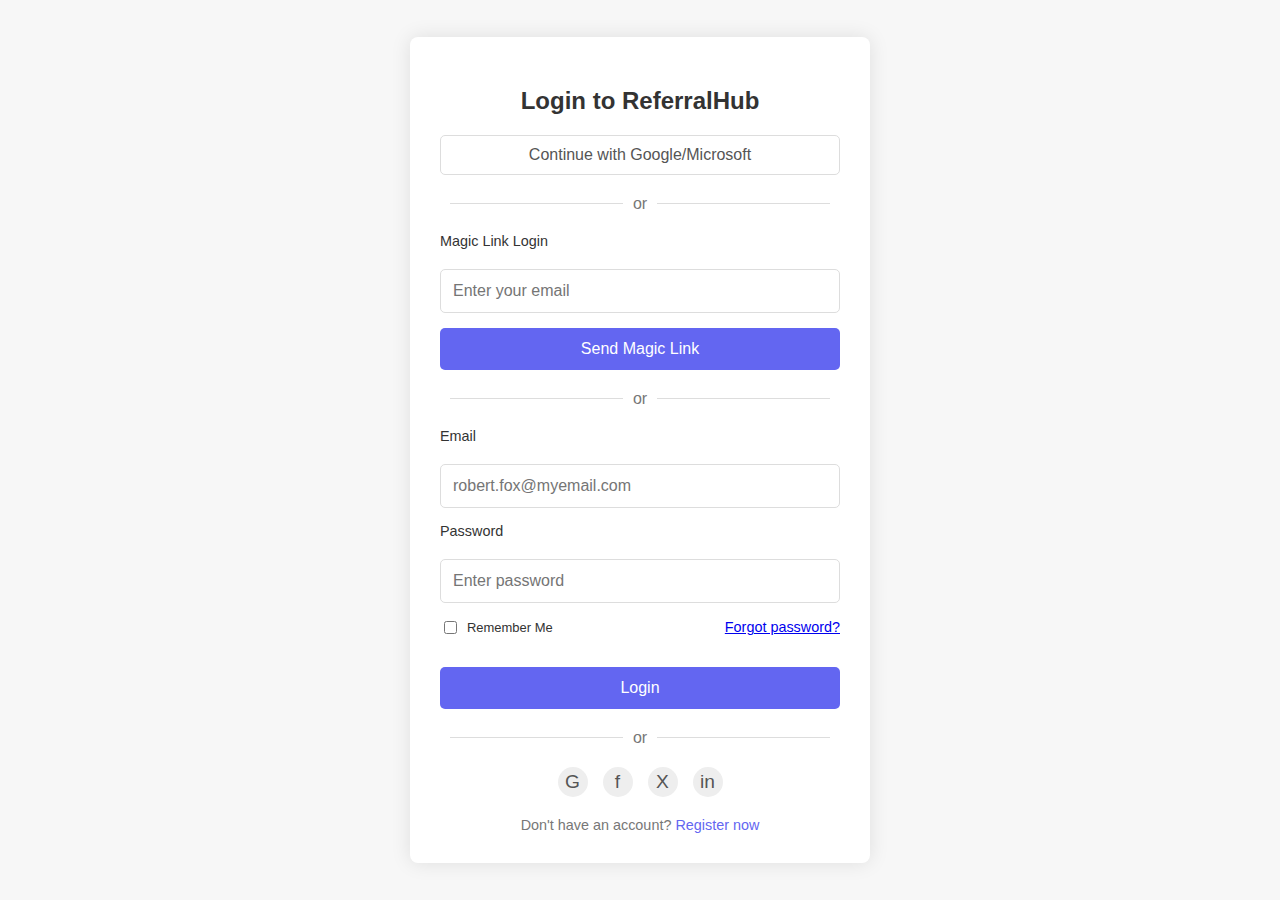
<file: Frontend/index.html>
<!DOCTYPE html>
<html lang="en">
<head>
    <meta charset="UTF-8">
    <meta name="viewport" content="width=device-width, initial-scale=1.0">
    <title>Login to ReferralHub</title>
    <style>
        body {
            font-family: sans-serif;
            background-color: #f7f7f7;
            display: flex;
            justify-content: center;
            align-items: center;
            min-height: 100vh;
            margin: 0;
        }

        .login-container {
            background-color: #fff;
            padding: 30px;
            border-radius: 8px;
            box-shadow: 0 0 20px rgba(0, 0, 0, 0.1);
            width: 400px;
            max-width: 90%;
            text-align: center;
        }

        h2 {
            color: #333;
            margin-bottom: 20px;
        }

        .social-login {
            display: flex;
            flex-direction: column;
            gap: 10px;
            margin-bottom: 20px;
        }

        .social-button {
            border: 1px solid #ddd;
            padding: 10px;
            border-radius: 5px;
            text-align: center;
            cursor: pointer;
            color: #555;
        }

        .social-button.google-microsoft {
            /* Add specific styling if needed */
        }

        .separator {
            display: flex;
            align-items: center;
            text-align: center;
            margin: 20px 0;
            color: #777;
        }

        .separator::before,
        .separator::after {
            content: '';
            flex: 1;
            border-bottom: 1px solid #ddd;
            margin: 0 10px;
        }

        .magic-link-login,
        .email-password-login {
            display: flex;
            flex-direction: column;
            gap: 15px;
            margin-bottom: 20px;
        }

        label {
            text-align: left;
            display: block;
            margin-bottom: 5px;
            color: #333;
            font-size: 0.9em;
        }

        input[type="email"],
        input[type="password"] {
            padding: 12px;
            border: 1px solid #ddd;
            border-radius: 5px;
            font-size: 1em;
        }

        button {
            background-color: #6366f1;
            color: #ffffff;
            padding: 12px 15px;
            border: none;
            border-radius: 5px;
            cursor: pointer;
            font-size: 1em;
            width: 100%;
            text-decoration: none;
            transition: background-color 0.3s ease;
        }
        
        button:hover {
            background-color: #4f46e5;
            color: #ffffff;
            text-decoration: none;
        }
        button a {
            color: #ffffff;
            text-decoration: none;
        }
        
        button a:hover {
            color: #ffffff;
            text-decoration: none;
        }
        
        /* Specific styles for login button */
        .login-button {
            margin-top: 20px;
            font-weight: 500;
        }

        .remember-forgot {
            display: flex;
            justify-content: space-between;
            align-items: center;
            margin-bottom: 15px;
            font-size: 0.9em;
            color: #555;
        }

        .remember-forgot label {
            display: flex;
            align-items: center;
            gap: 5px;
            margin-bottom: 0;
        }

        .remember-forgot input[type="checkbox"] {
            width: auto;
            margin-right: 5px;
        }

        .social-icons {
            display: flex;
            justify-content: center;
            gap: 15px;
            margin-top: 20px;
        }

        .social-icons a {
            display: inline-block;
            /* Style for the icons (you'll need to add actual icon elements or images) */
            width: 30px;
            height: 30px;
            border-radius: 50%;
            background-color: #eee; /* Placeholder */
            text-align: center;
            line-height: 30px;
            font-size: 1.2em;
            color: #555;
            text-decoration: none;
        }

        .signup-link {
            margin-top: 20px;
            font-size: 0.9em;
            color: #777;
        }

        .signup-link a {
            color: #6366f1;
            text-decoration: none;
        }

        .signup-link a:hover {
            text-decoration: underline;
        }
    </style>
</head>
<body>
    <div class="login-container">
        <h2>Login to ReferralHub</h2>

        <div class="social-login">
            <div class="social-button google-microsoft">Continue with Google/Microsoft</div>
        </div>

        <div class="separator">or</div>

        <div class="magic-link-login">
            <label for="magic-email">Magic Link Login</label>
            <input type="email" id="magic-email" placeholder="Enter your email">
            <button><a href="platform.html">Send Magic Link</a></button>
        </div>

        <div class="separator">or</div>

        <div class="email-password-login">
            <label for="email">Email</label>
            <input type="email" id="email" placeholder="robert.fox@myemail.com">
            <label for="password">Password</label>
            <input type="password" id="password" placeholder="Enter password">
            <div class="remember-forgot">
                <label><input type="checkbox"> Remember Me</label>
                <a href="forgot.html">Forgot password?</a>
            </div>
            <button><a href="platform.html">Login</a></button>
        </div>

        <div class="separator">or</div>

        <div class="social-icons">
            <a href="#">G</a> <a href="#">f</a> <a href="#">X</a> <a href="#">in</a> </div>

        <div class="signup-link">
            Don't have an account? <a href="registration.html">Register now</a>
        </div>
    </div>
</body>
</html>
</file>
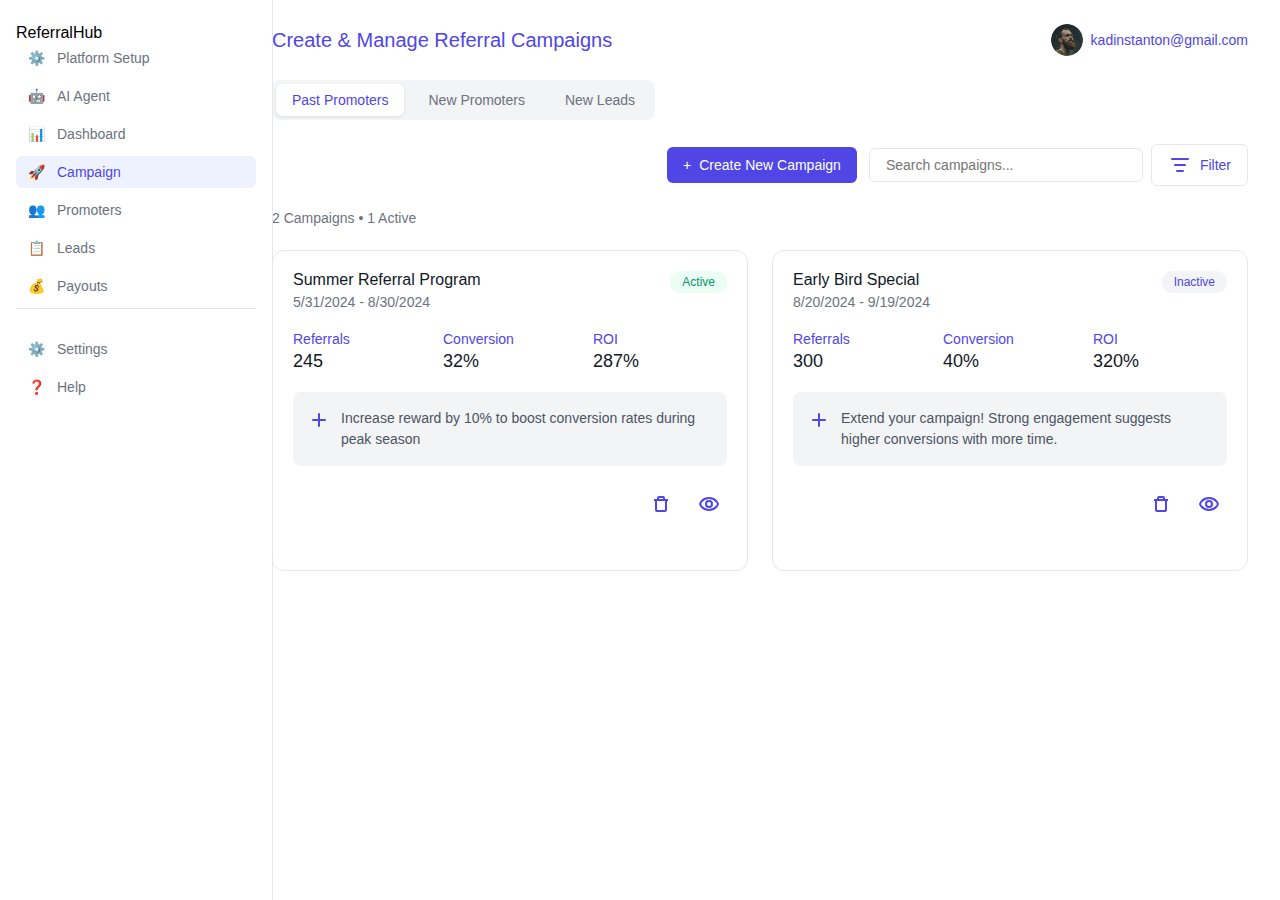
<file: Frontend/Campaign.html>
<!DOCTYPE html>
<html lang="en">
<head>
    <meta charset="UTF-8">
    <meta name="viewport" content="width=device-width, initial-scale=1.0">
    <title>Campaign - ReferralHub</title>
    <link href="image.png" rel="stylesheet">
    <style>
        body {
            font-family: 'Inter', sans-serif;
            margin: 0;
            padding: 0;
            background-color: #ffffff;
        }

        .layout-container {
            display: flex;
            min-height: 100vh;
        }

        /* Sidebar Styles */
        .sidebar {
            width: 240px;
            background: #ffffff;
            padding: 24px 16px;
            border-right: 1px solid #e5e7eb;
            position: fixed;
            height: 100vh;
            display: flex;
            flex-direction: column;
        }

        .nav-list {
            list-style: none;
            padding: 0;
            margin: 0;
            display: flex;
            flex-direction: column;
            gap: 4px;
        }

        .nav-item {
            margin-bottom: 2px;
        }

        .nav-link {
            display: flex;
            align-items: center;
            gap: 12px;
            padding: 8px 12px;
            color: #6b7280;
            text-decoration: none;
            border-radius: 6px;
            transition: all 0.2s ease;
            font-size: 14px;
        }

        .nav-link:hover {
            background: #f3f4f6;
            color: #4f46e5;
        }

        .nav-link.active {
            background: #eef2ff;
            color: #4f46e5;
        }

        .nav-link svg {
            width: 18px;
            height: 18px;
        }

        /* Main Content Styles */
        .main-content {
            margin-left: 240px;
            flex: 1;
            padding: 24px 32px;
        }

        .header {
            display: flex;
            justify-content: space-between;
            align-items: center;
            margin-bottom: 24px;
        }

        .header h1 {
            font-size: 20px;
            font-weight: 500;
            color: #4f46e5;
            margin: 0;
        }

        .user-profile {
            display: flex;
            align-items: center;
            gap: 8px;
        }

        .user-profile span {
            color: #4f46e5;
            font-size: 14px;
        }

        .avatar {
            width: 32px;
            height: 32px;
            border-radius: 50%;
        }

        /* Campaign Tabs */
        .campaign-tabs {
            display: flex;
            gap: 8px;
            margin-bottom: 24px;
            background: #f3f4f6;
            padding: 4px;
            border-radius: 8px;
            width: fit-content;
        }

        .tab-button {
            padding: 8px 16px;
            border: none;
            background: transparent;
            color: #6b7280;
            border-radius: 6px;
            cursor: pointer;
            font-size: 14px;
            font-weight: 500;
            transition: all 0.2s ease;
            text-decoration: none;
            display: inline-block;
        }

        .tab-button.active {
            background: #ffffff;
            color: #4f46e5;
            box-shadow: 0 1px 3px rgba(0, 0, 0, 0.1);
        }

        /* Campaign Actions */
        .campaign-actions {
            display: flex;
            justify-content: space-between;
            align-items: center;
            margin-bottom: 24px;
        }

        .create-campaign {
            display: flex;
            align-items: center;
            gap: 8px;
            padding: 10px 16px;
            background-color: #4f46e5;
            color: white;
            border: none;
            border-radius: 6px;
            cursor: pointer;
            font-size: 14px;
            font-weight: 500;
            text-decoration: none;
            transition: background-color 0.2s ease;
        }

        .create-campaign:hover {
            background-color: #4338ca;
        }

        .campaign-title {
            color: #111827;
            text-decoration: none;
            transition: color 0.2s ease;
        }

        .campaign-title:hover {
            color: #4f46e5;
        }

        .search-filter {
            display: flex;
            gap: 8px;
            align-items: center;
        }

        .search-input {
            padding: 8px 16px;
            border: 1px solid #e5e7eb;
            border-radius: 6px;
            width: 240px;
            font-size: 14px;
            color: #6b7280;
        }

        .filter-btn {
            display: flex;
            align-items: center;
            gap: 8px;
            padding: 8px 16px;
            background: #ffffff;
            border: 1px solid #e5e7eb;
            border-radius: 6px;
            color: #4f46e5;
            cursor: pointer;
            font-size: 14px;
            font-weight: 500;
        }

        /* Campaign Stats */
        .campaign-stats {
            margin-bottom: 24px;
        }

        .campaign-count {
            color: #6b7280;
            font-size: 14px;
            margin: 0;
        }

        /* Campaign Cards */
        .campaign-list {
            display: grid;
            grid-template-columns: repeat(auto-fill, minmax(400px, 1fr));
            gap: 24px;
        }

        .campaign-card {
            background: white;
            border-radius: 12px;
            padding: 20px;
            border: 1px solid #e5e7eb;
        }

        .campaign-header {
            display: flex;
            justify-content: space-between;
            align-items: flex-start;
            margin-bottom: 20px;
        }

        .campaign-info h3 {
            font-size: 16px;
            font-weight: 500;
            color: #111827;
            margin: 0 0 4px 0;
        }

        .campaign-date {
            color: #6b7280;
            font-size: 14px;
        }

        .status-badge {
            padding: 4px 12px;
            border-radius: 16px;
            font-size: 12px;
            font-weight: 500;
        }

        .status-badge.active {
            background: #ecfdf5;
            color: #059669;
        }

        .status-badge.inactive {
            background: #f3f4f6;
            color: #4f46e5;
        }

        .campaign-metrics {
            display: grid;
            grid-template-columns: repeat(3, 1fr);
            gap: 16px;
            margin-bottom: 20px;
        }

        .metric {
            display: flex;
            flex-direction: column;
            gap: 4px;
        }

        .metric-label {
            color: #4f46e5;
            font-size: 14px;
        }

        .metric-value {
            font-size: 18px;
            font-weight: 500;
            color: #111827;
        }

        .campaign-suggestion {
            display: flex;
            align-items: flex-start;
            gap: 12px;
            padding: 16px;
            background: #f3f4f6;
            border-radius: 8px;
            margin-bottom: 20px;
        }

        .campaign-suggestion svg {
            color: #4f46e5;
            flex-shrink: 0;
            margin-top: 2px;
        }

        .campaign-suggestion p {
            color: #4b5563;
            font-size: 14px;
            margin: 0;
            line-height: 1.5;
        }

        .campaign-actions {
            display: flex;
            justify-content: flex-end;
            gap: 12px;
            margin-top: 16px;
        }

        .action-btn {
            padding: 8px;
            border: none;
            background: none;
            color: #4f46e5;
            cursor: pointer;
            transition: color 0.2s ease;
        }

        .action-btn:hover {
            color: #4f46e5;
        }

        .action-btn svg {
            width: 20px;
            height: 20px;
        }

        @media (max-width: 768px) {
            .main-content {
                margin-left: 0;
                padding: 16px;
            }

            .sidebar {
                display: none;
            }

            .campaign-list {
                grid-template-columns: 1fr;
            }

            .search-input {
                width: 160px;
            }
        }
    </style>
</head>
<body>
    <div class="layout-container">
        <aside class="sidebar">
            <div class="sidebar-logo">ReferralHub</div>
            <nav>
                <ul class="nav-list">
                    <li class="nav-item">
                        <a href="platform.html" class="nav-link"><span>⚙️</span>
                            <span class="nav-text">Platform Setup</span>
                        </a>
                    </li>
                <ul class="nav-list">
                    <li class="nav-item">
                        <a href="setupai.html" class="nav-link"><span>🤖</span>
                            <span class="nav-text">AI Agent</span>
                        </a>
                    </li>
                    <li class="nav-item">
                        <a href="dash.html" class="nav-link"><span>📊</span>
                            <span class="nav-text">Dashboard</span>
                        </a>
                    </li>
                    <li class="nav-item">
                        <a href="campaign.html" class="nav-link active"><span>🚀</span>
                            <span class="nav-text">Campaign</span>
                        </a>
                    </li>
                    <li class="nav-item">
                        <a href="promoters.html" class="nav-link"><span>👥</span>
                            <span class="nav-text">Promoters</span>
                        </a>
                    </li>
                    <li class="nav-item">
                        <a href="leads.html" class="nav-link"><span>📋</span>
                            <span class="nav-text">Leads</span>
                        </a>
                    </li>
                    <li class="nav-item">
                        <a href="payouts.html" class="nav-link"><span>💰</span>
                            <span class="nav-text">Payouts</span>
                        </a>
                    </li>
                </ul>

                <ul class="nav-list" style="margin-top: auto; padding-top: 24px; border-top: 1px solid #e2e8f0;">
                    <li class="nav-item">
                        <a href="settings.html" class="nav-link"><span>⚙️</span>
                            <span class="nav-text">Settings</span>
                        </a>
                    </li>
                    <li class="nav-item">
                        <a href="help.html" class="nav-link"><span>❓</span>
                            <span class="nav-text">Help</span>
                        </a>
                    </li>
                </ul>
            </nav>
        </aside>

        <main class="main-content">
            <div class="dashboard-container">
                <div class="header">
                    <h1>Create & Manage Referral Campaigns</h1>
                    <div class="user-profile">
                        <img src="assets/image.png" alt="Kadin Stanton" class="avatar">
                        <span>kadinstanton@gmail.com</span>
                    </div>
                </div>

                <div class="campaign-tabs">
                    <button class="tab-button active">Past Promoters</button>
                    <a href="Newpromoter.html" class="tab-button">New Promoters</a>
                    <a href="leads.html" class="tab-button">New Leads</a>
                </div>

                <div class="campaign-actions">
                    <a href="create-campaign.html" class="create-campaign">
                        <span>+</span> Create New Campaign
                    </a>
                    <div class="search-filter">
                        <input type="text" placeholder="Search campaigns..." class="search-input">
                        <button class="filter-btn">
                            <svg width="24" height="24" viewBox="0 0 24 24" fill="none" xmlns="http://www.w3.org/2000/svg">
                                <path d="M4 6H20M7 12H17M9 18H15" stroke="currentColor" stroke-width="2" stroke-linecap="round"/>
                            </svg>
                            Filter
                        </button>
                    </div>
                </div>

                <div class="campaign-stats">
                    <p class="campaign-count">2 Campaigns • 1 Active</p>
                </div>

                <div class="campaign-list">
                    <div class="campaign-card">
                        <div class="campaign-header">
                            <div class="campaign-info">
                                <h3><a href="campaign-details.html" class="campaign-title">Summer Referral Program</a></h3>
                                <span class="campaign-date">5/31/2024 - 8/30/2024</span>
                            </div>
                            <span class="status-badge active">Active</span>
                        </div>
                        <div class="campaign-metrics">
                            <div class="metric">
                                <span class="metric-label">Referrals</span>
                                <span class="metric-value">245</span>
                            </div>
                            <div class="metric">
                                <span class="metric-label">Conversion</span>
                                <span class="metric-value">32%</span>
                            </div>
                            <div class="metric">
                                <span class="metric-label">ROI</span>
                                <span class="metric-value">287%</span>
                            </div>
                        </div>
                        <div class="campaign-suggestion">
                            <svg width="20" height="20" viewBox="0 0 20 20" fill="none">
                                <path d="M10 4V16M4 10H16" stroke="currentColor" stroke-width="2" stroke-linecap="round"/>
                            </svg>
                            <p>Increase reward by 10% to boost conversion rates during peak season</p>
                        </div>
                        <div class="campaign-actions">
                            <a href="#" class="action-btn delete" onclick="return confirm('Are you sure you want to delete this campaign?')">
                                <svg width="20" height="20" viewBox="0 0 20 20" fill="none">
                                    <path d="M3 6H17M7 6V4C7 3.44772 7.44772 3 8 3H12C12.5523 3 13 3.44772 13 4V6M5 6V16C5 16.5523 5.44772 17 6 17H14C14.5523 17 15 16.5523 15 16V6H5Z" stroke="currentColor" stroke-width="2"/>
                                </svg>
                            </a>
                            <a href="campaign-details.html" class="action-btn view">
                                <svg width="20" height="20" viewBox="0 0 20 20" fill="none">
                                    <path d="M10 4C3 4 1 10 1 10C1 10 3 16 10 16C17 16 19 10 19 10C19 10 17 4 10 4Z" stroke="currentColor" stroke-width="2"/>
                                    <circle cx="10" cy="10" r="3" stroke="currentColor" stroke-width="2"/>
                                </svg>
                            </a>
                        </div>
                    </div>

                    <div class="campaign-card">
                        <div class="campaign-header">
                            <div class="campaign-info">
                                <h3><a href="campaign-details.html" class="campaign-title">Early Bird Special</a></h3>
                                <span class="campaign-date">8/20/2024 - 9/19/2024</span>
                            </div>
                            <span class="status-badge inactive">Inactive</span>
                        </div>
                        <div class="campaign-metrics">
                            <div class="metric">
                                <span class="metric-label">Referrals</span>
                                <span class="metric-value">300</span>
                            </div>
                            <div class="metric">
                                <span class="metric-label">Conversion</span>
                                <span class="metric-value">40%</span>
                            </div>
                            <div class="metric">
                                <span class="metric-label">ROI</span>
                                <span class="metric-value">320%</span>
                            </div>
                        </div>
                        <div class="campaign-suggestion">
                            <svg width="20" height="20" viewBox="0 0 20 20" fill="none">
                                <path d="M10 4V16M4 10H16" stroke="currentColor" stroke-width="2" stroke-linecap="round"/>
                            </svg>
                            <p>Extend your campaign! Strong engagement suggests higher conversions with more time.</p>
                        </div>
                        <div class="campaign-actions">
                            <a href="#" class="action-btn delete" onclick="return confirm('Are you sure you want to delete this campaign?')">
                                <svg width="20" height="20" viewBox="0 0 20 20" fill="none">
                                    <path d="M3 6H17M7 6V4C7 3.44772 7.44772 3 8 3H12C12.5523 3 13 3.44772 13 4V6M5 6V16C5 16.5523 5.44772 17 6 17H14C14.5523 17 15 16.5523 15 16V6H5Z" stroke="currentColor" stroke-width="2"/>
                                </svg>
                            </a>
                            <a href="campaign-details.html" class="action-btn view">
                                <svg width="20" height="20" viewBox="0 0 20 20" fill="none">
                                    <path d="M10 4C3 4 1 10 1 10C1 10 3 16 10 16C17 16 19 10 19 10C19 10 17 4 10 4Z" stroke="currentColor" stroke-width="2"/>
                                    <circle cx="10" cy="10" r="3" stroke="currentColor" stroke-width="2"/>
                                </svg>
                            </a>
                        </div>
                    </div>
                </div>
            </div>
        </main>
    </div>
</body>
</html>
</file>
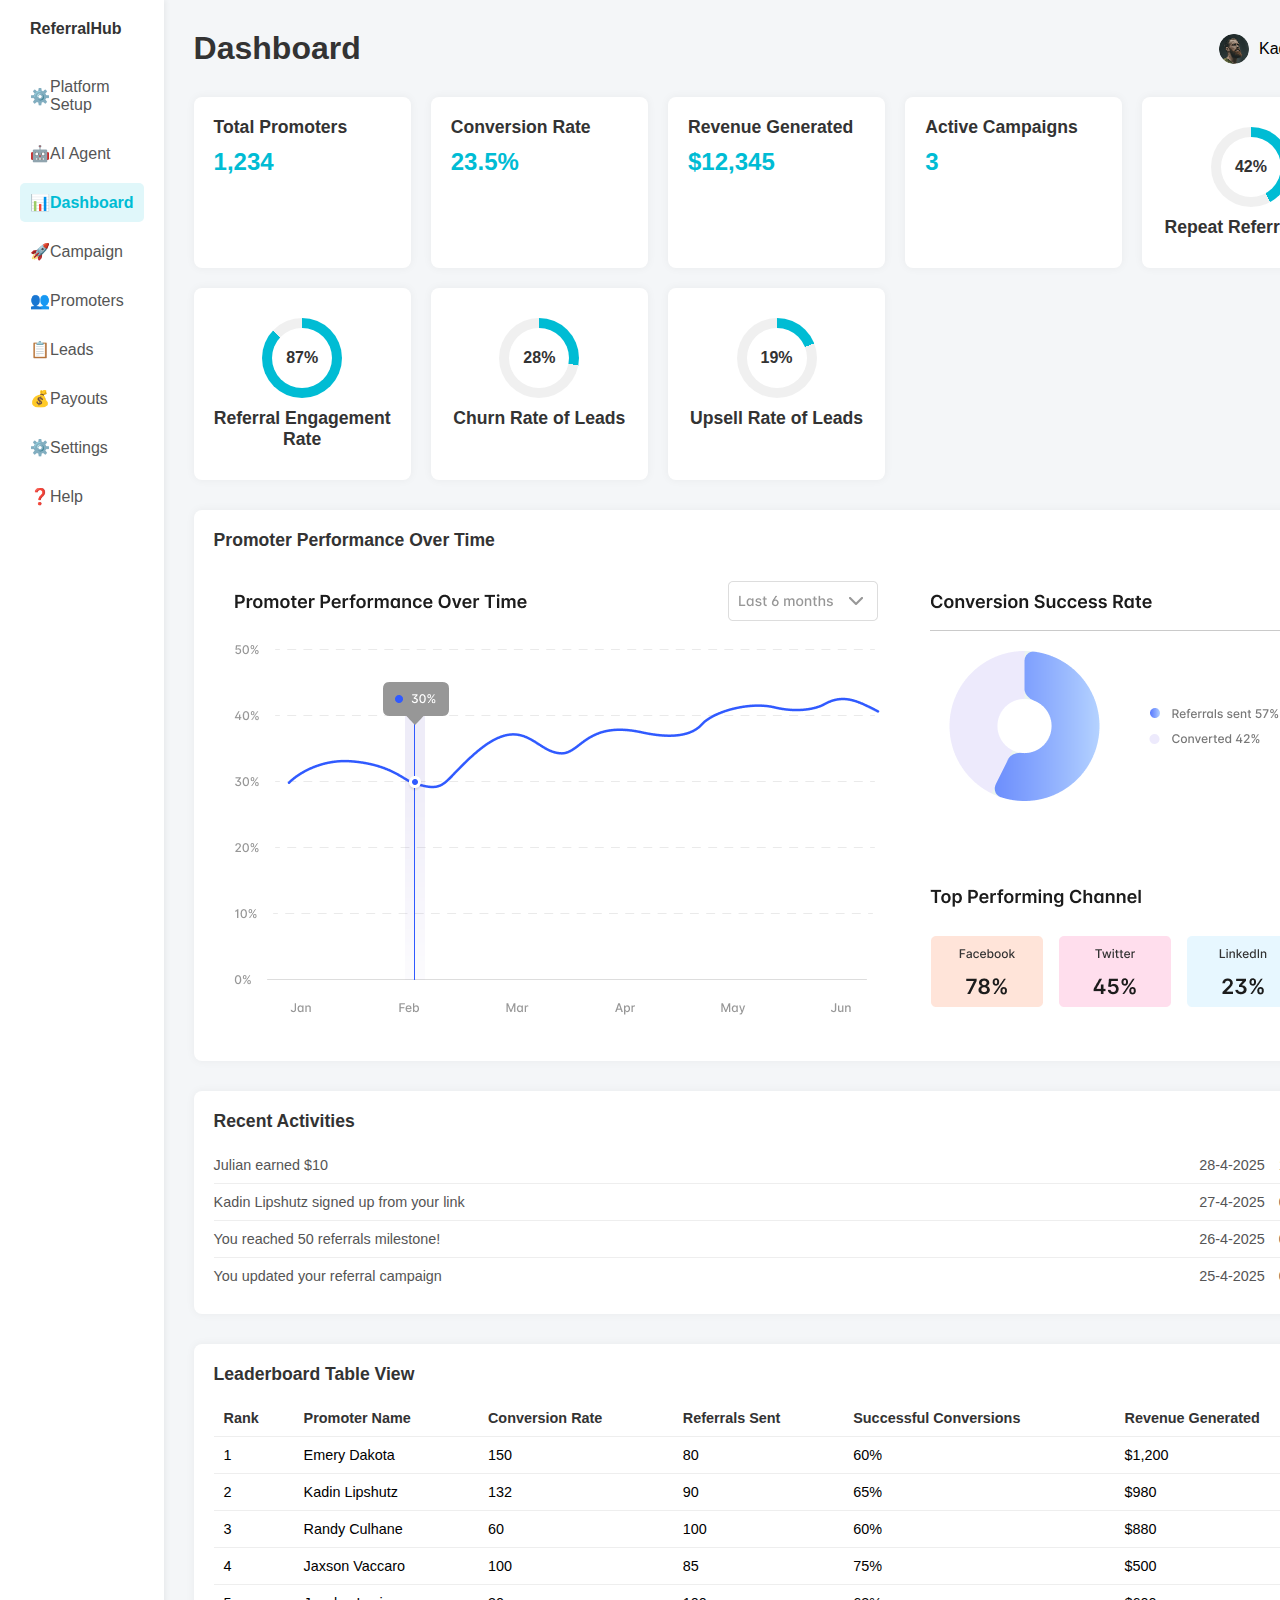
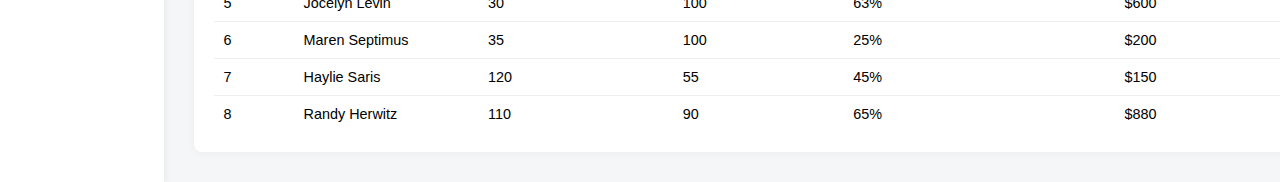
<file: Frontend/dash.html>
<!DOCTYPE html>
<html lang="en">
<head>
    <meta charset="UTF-8">
    <meta name="viewport" content="width=device-width, initial-scale=1.0">
    <title>Dashboard - ReferralHub</title>
    <style>
        body {
            font-family: sans-serif;
            margin: 0;
            padding: 0;
            background-color: #f4f6f8; /* Light background */
            display: flex;
            min-height: 100vh;
        }

        .sidebar {
            background-color: #fff;
            width: 250px;
            padding: 20px;
            box-shadow: 2px 0 5px rgba(0, 0, 0, 0.05);
            display: flex;
            flex-direction: column;
        }

        .sidebar-logo {
            margin-bottom: 30px;
            font-weight: bold;
            color: #333;
            padding-left: 10px;
        }

        .sidebar-nav {
            list-style: none;
            padding: 0;
            margin: 0;
        }

        .sidebar-nav li {
            margin-bottom: 10px;
        }

        .sidebar-nav a {
            display: flex;
            align-items: center;
            padding: 10px;
            text-decoration: none;
            color: #555;
            border-radius: 5px;
        }

        .sidebar-nav a.active {
            background-color: #e0f7fa; /* Light active color */
            color: #00bcd4; /* Active color */
            font-weight: bold;
        }

        .sidebar-nav a:hover {
            background-color: #f0f0f0;
        }

        .sidebar-nav a svg {
            margin-right: 10px; /* Space for icons */
            width: 20px;
            height: 20px;
            fill: #777;
        }

        .sidebar-nav a.active svg {
            fill: #00bcd4;
        }

        .main-content {
            flex-grow: 1;
            padding: 30px;
        }

        .header {
            display: flex;
            justify-content: space-between;
            align-items: center;
            margin-bottom: 30px;
        }

        .header-title h1 {
            margin: 0;
            color: #333;
        }

        .header-user {
            display: flex;
            align-items: center;
        }

        .header-user img {
            width: 30px;
            height: 30px;
            border-radius: 50%;
            margin-right: 10px;
            object-fit: cover;
        }

        .dashboard-widgets {
            display: grid;
            grid-template-columns: repeat(auto-fit, minmax(200px, 1fr));
            gap: 20px;
            margin-bottom: 30px;
        }

        .widget {
            background-color: #fff;
            padding: 20px;
            border-radius: 8px;
            box-shadow: 0 0 10px rgba(0, 0, 0, 0.05);
        }

        .widget-title {
            font-weight: bold;
            color: #333;
            margin-bottom: 10px;
            font-size: 1.1em;
        }

        .widget-value {
            color: #00bcd4;
            font-size: 1.5em;
            font-weight: bold;
        }

        .widget-metric {
            color: #777;
            font-size: 0.9em;
        }

        .widget.small-metric {
            display: flex;
            flex-direction: column;
            align-items: center;
            text-align: center;
        }

        .widget.small-metric .widget-value {
            font-size: 1.2em;
            color: #555;
        }

        .widget.small-metric .widget-metric {
            margin-top: 5px;
        }

        .circular-progress-container {
            position: relative;
            width: 80px;
            height: 80px;
            margin: 10px auto;
        }

        .circular-progress {
            width: 100%;
            height: 100%;
            border-radius: 50%;
            background: conic-gradient(#00bcd4 var(--progress), #f0f0f0 0);
            display: flex;
            justify-content: center;
            align-items: center;
            font-weight: bold;
            color: #333;
        }

        .progress-value {
            width: 60px;
            height: 60px;
            border-radius: 50%;
            background-color: #fff;
            display: flex;
            justify-content: center;
            align-items: center;
            font-size: 1em;
        }

        .charts-grid {
            display: grid;
            grid-template-columns: 1fr 1fr;
            gap: 20px;
            margin-bottom: 30px;
        }

        .chart-widget {
            background-color: #fff;
            padding: 20px;
            border-radius: 8px;
            box-shadow: 0 0 10px rgba(0, 0, 0, 0.05);
        }

        .chart-title {
            font-weight: bold;
            color: #333;
            margin-bottom: 10px;
            font-size: 1.1em;
        }

        .activity-log {
            background-color: #fff;
            padding: 20px;
            border-radius: 8px;
            box-shadow: 0 0 10px rgba(0, 0, 0, 0.05);
            margin-bottom: 30px;
        }

        .activity-title {
            font-weight: bold;
            color: #333;
            margin-bottom: 15px;
            font-size: 1.1em;
        }

        .activity-item {
            display: flex;
            justify-content: space-between;
            align-items: center;
            padding: 10px 0;
            border-bottom: 1px solid #eee;
            font-size: 0.9em;
            color: #555;
        }

        .activity-item:last-child {
            border-bottom: none;
        }

        .leaderboard-table {
            background-color: #fff;
            padding: 20px;
            border-radius: 8px;
            box-shadow: 0 0 10px rgba(0, 0, 0, 0.05);
        }

        .leaderboard-title {
            font-weight: bold;
            color: #333;
            margin-bottom: 15px;
            font-size: 1.1em;
        }

        .leaderboard-table table {
            width: 100%;
            border-collapse: collapse;
        }

        .leaderboard-table th, .leaderboard-table td {
            padding: 10px;
            text-align: left;
            border-bottom: 1px solid #eee;
            font-size: 0.9em;
        }

        .leaderboard-table th {
            font-weight: bold;
            color: #333;
        }

        .leaderboard-table tbody tr:last-child td {
            border-bottom: none;
        }

        /* Placeholder for sidebar icons */
        .sidebar-nav a[href="dash.html"] svg { /* Replace with actual icon */ }
        .sidebar-nav a[href="platform.html"] svg { /* Replace with actual icon */ }
        .sidebar-nav a[href="setupai.html"] svg { /* Replace with actual icon */ }
        .sidebar-nav a[href="campaign.html"] svg { /* Replace with actual icon */ }
        .sidebar-nav a[href="promoters.html"] svg { /* Replace with actual icon */ }
        .sidebar-nav a[href="leads.html"] svg { /* Replace with actual icon */ }
        .sidebar-nav a[href="#payouts"] svg { /* Replace with actual icon */ }
        .sidebar-nav a[href="#settings"] svg { /* Replace with actual icon */ }
        .sidebar-nav a[href="#help"] svg { /* Replace with actual icon */ }
    </style>
</head>
<body>
    <div class="sidebar">
        <div class="sidebar-logo">ReferralHub</div>
        <ul class="sidebar-nav">
            <li><a href="platform.html"><span>⚙️</span> Platform Setup</a></li>
            <li><a href="setupai.html"><span>🤖</span> AI Agent</a></li>
            <li><a href="dash.html" class="active"><span>📊</span> Dashboard</a></li>
            <li><a href="campaign.html"><span>🚀</span> Campaign</a></li>
            <li><a href="promoters.html"><span>👥</span> Promoters</a></li>
            <li><a href="leads.html"><span> 📋</span> Leads</a></li>
            <li><a href="#"><span>💰</span> Payouts</a></li>
        </ul>
        <ul class="sidebar-nav bottom-nav">
            <li><a href="#"><span>⚙️</span> Settings</a></li>
            <li><a href="#"><span>❓</span> Help</a></li>
        </ul>
    </div>

    <div class="main-content">
        <div class="header">
            <div class="header-title"><h1>Dashboard</h1></div>
            <div class="header-user">
                <img src="assets/image.png" alt="User Avatar"> <span>Kadin Stanton</span>
            </div>
        </div>

        <div class="dashboard-widgets">
            <div class="widget">
                <div class="widget-title">Total Promoters</div>
                <div class="widget-value">1,234</div>
            </div>
            <div class="widget">
                <div class="widget-title">Conversion Rate</div>
                <div class="widget-value">23.5%</div>
            </div>
            <div class="widget">
                <div class="widget-title">Revenue Generated</div>
                <div class="widget-value">$12,345</div>
            </div>
            <div class="widget">
                <div class="widget-title">Active Campaigns</div>
                <div class="widget-value">3</div>
            </div>

            <div class="widget small-metric">
                <div class="circular-progress-container">
                    <div class="circular-progress" style="--progress: 42%;">
                        <div class="progress-value">42%</div>
                    </div>
                </div>
                <div class="widget-title">Repeat Referral Rate</div>
            </div>
            <div class="widget small-metric">
                <div class="circular-progress-container">
                    <div class="circular-progress" style="--progress: 87%;">
                        <div class="progress-value">87%</div>
                    </div>
                </div>
                <div class="widget-title">Referral Engagement Rate</div>
            </div>
            <div class="widget small-metric">
                <div class="circular-progress-container">
                    <div class="circular-progress" style="--progress: 28%;">
                        <div class="progress-value">28%</div>
                    </div>
                </div>
                <div class="widget-title">Churn Rate of Leads</div>
            </div>
            <div class="widget small-metric">
                <div class="circular-progress-container">
                    <div class="circular-progress" style="--progress: 19%;">
                        <div class="progress-value">19%</div>
                    </div>
                </div>
                <div class="widget-title">Upsell Rate of Leads</div>
            </div>
        </div>

        <div class="charts-grid">
            <div class="chart-widget">
                <div class="chart-title">Promoter Performance Over Time</div>
                <img src="line.png">
            </div>
        </div>

        <div class="activity-log">
            <div class="activity-title">Recent Activities</div>
            <div class="activity-item">
                <span>Julian earned $10</span>
                <span style="text-align: right;">28-4-2025 <span style="margin-left: 10px;">10:30 AM</span></span>
            </div>
            <div class="activity-item">
                <span>Kadin Lipshutz signed up from your link</span>
                <span style="text-align: right;">27-4-2025 <span style="margin-left: 10px;">09:45 AM</span></span>
            </div>
            <div class="activity-item">
                <span>You reached 50 referrals milestone!</span>
                <span style="text-align: right;">26-4-2025 <span style="margin-left: 10px;">08:20 AM</span></span>
            </div>
            <div class="activity-item">
                <span>You updated your referral campaign</span>
                <span style="text-align: right;">25-4-2025 <span style="margin-left: 10px;">07:00 AM</span></span>
            </div>
        </div>

        <div class="leaderboard-table">
            <div class="leaderboard-title">Leaderboard Table View</div>
            <table>
                <thead>
                    <tr>
                        <th>Rank</th>
                        <th>Promoter Name</th>
                        <th>Conversion Rate</th>
                        <th>Referrals Sent</th>
                        <th>Successful Conversions</th>
                        <th>Revenue Generated</th>
                    </tr>
                </thead>
                <tbody>
                    <tr>
                        <td>1</td>
                        <td>Emery Dakota</td>
                        <td>150</td>
                        <td>80</td>
                        <td>60%</td>
                        <td>$1,200</td>
                    </tr>
                    <tr>
                        <td>2</td>
                        <td>Kadin Lipshutz</td>
                        <td>132</td>
                        <td>90</td>
                        <td>65%</td>
                        <td>$980</td>
                    </tr>
                    <tr>
                        <td>3</td>
                        <td>Randy Culhane</td>
                        <td>60</td>
                        <td>100</td>
                        <td>60%</td>
                        <td>$880</td>
                    </tr>
                    <tr>
                        <td>4</td>
                        <td>Jaxson Vaccaro</td>
                        <td>100</td>
                        <td>85</td>
                        <td>75%</td>
                        <td>$500</td>
                    </tr>
                    <tr>
                        <td>5</td>
                        <td>Jocelyn Levin</td>
                        <td>30</td>
                        <td>100</td>
                        <td>63%</td>
                        <td>$600</td>
                    </tr>
                    <tr>
                        <td>6</td>
                        <td>Maren Septimus</td>
                        <td>35</td>
                        <td>100</td>
                        <td>25%</td>
                        <td>$200</td>
                    </tr>
                    <tr>
                        <td>7</td>
                        <td>Haylie Saris</td>
                        <td>120</td>
                        <td>55</td>
                        <td>45%</td>
                        <td>$150</td>
                    </tr>
                    <tr>
                        <td>8</td>
                        <td>Randy Herwitz</td>
                        <td>110</td>
                        <td>90</td>
                        <td>65%</td>
                        <td>$880</td>
                    </tr>
                </tbody>
            </table>
        </div>
    </div>
</body>
</file>
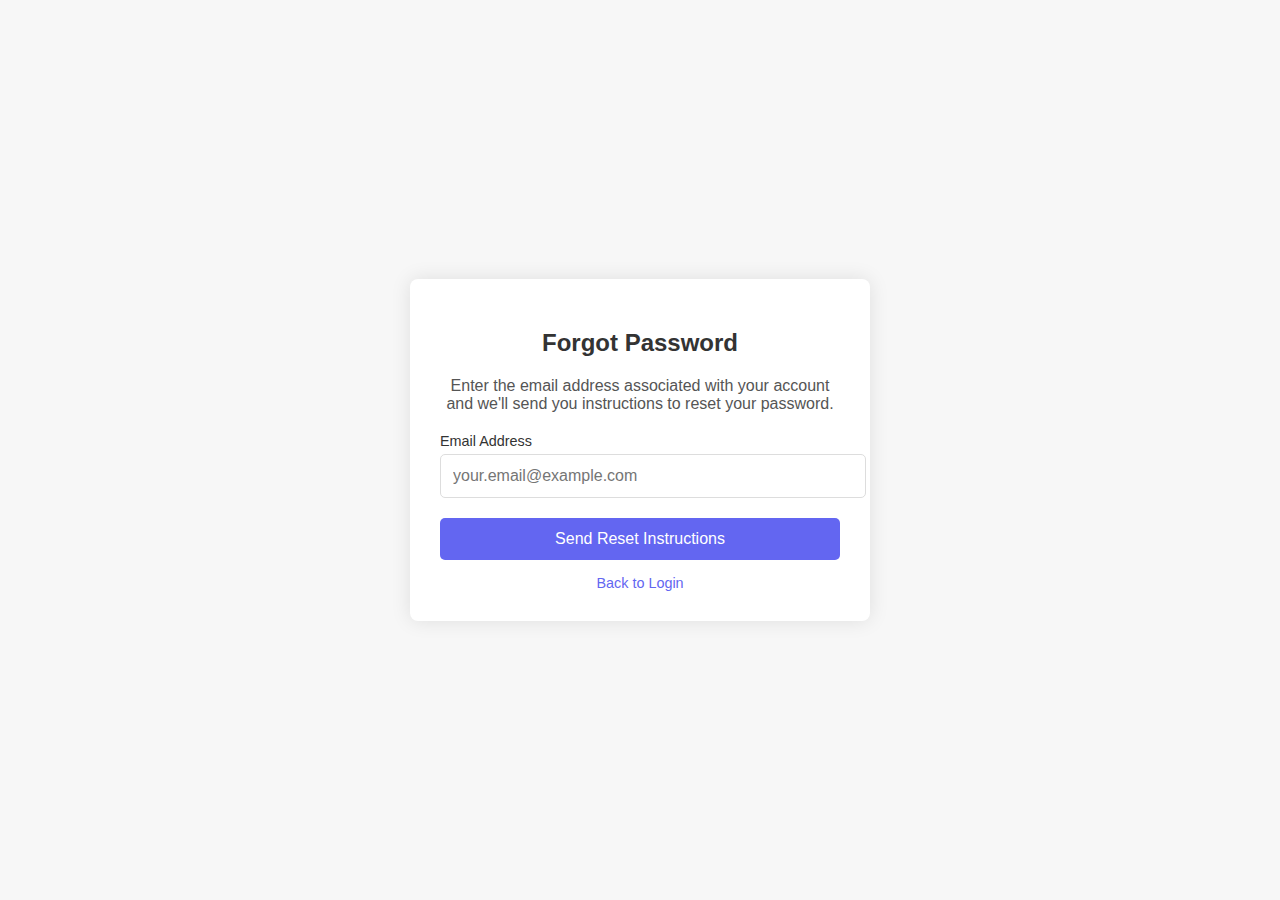
<file: Frontend/forgot.html>
<!DOCTYPE html>
<html lang="en">
<head>
    <meta charset="UTF-8">
    <meta name="viewport" content="width=device-width, initial-scale=1.0">
    <title>Forgot Password - ReferralHub</title>
    <style>
        body {
            font-family: sans-serif;
            background-color: #f7f7f7;
            display: flex;
            justify-content: center;
            align-items: center;
            min-height: 100vh;
            margin: 0;
        }

        .forgot-password-container {
            background-color: #fff;
            padding: 30px;
            border-radius: 8px;
            box-shadow: 0 0 20px rgba(0, 0, 0, 0.1);
            width: 400px;
            max-width: 90%;
            text-align: center;
        }

        h2 {
            color: #333;
            margin-bottom: 20px;
        }

        p {
            color: #555;
            margin-bottom: 20px;
        }

        label {
            text-align: left;
            display: block;
            margin-bottom: 5px;
            color: #333;
            font-size: 0.9em;
        }

        input[type="email"] {
            padding: 12px;
            border: 1px solid #ddd;
            border-radius: 5px;
            font-size: 1em;
            width: 100%;
            margin-bottom: 20px;
        }

        button {
            background-color: #6366f1; /* Placeholder color */
            color: white;
            padding: 12px 15px;
            border: none;
            border-radius: 5px;
            cursor: pointer;
            font-size: 1em;
            width: 100%;
            margin-bottom: 15px;
        }

        button:hover {
            background-color: #4f46e5; /* Darker shade */
        }

        .back-to-login {
            font-size: 0.9em;
            color: #777;
        }

        .back-to-login a {
            color: #6366f1;
            text-decoration: none;
        }

        .back-to-login a:hover {
            text-decoration: underline;
        }
    </style>
</head>
<body>
    <div class="forgot-password-container">
        <h2>Forgot Password</h2>
        <p>Enter the email address associated with your account and we'll send you instructions to reset your password.</p>
        <label for="email">Email Address</label>
        <input type="email" id="email" placeholder="your.email@example.com">
        <button>Send Reset Instructions</button>
        <div class="back-to-login">
            <a href="login.html">Back to Login</a>
        </div>
    </div>
</body>
</html>
</file>
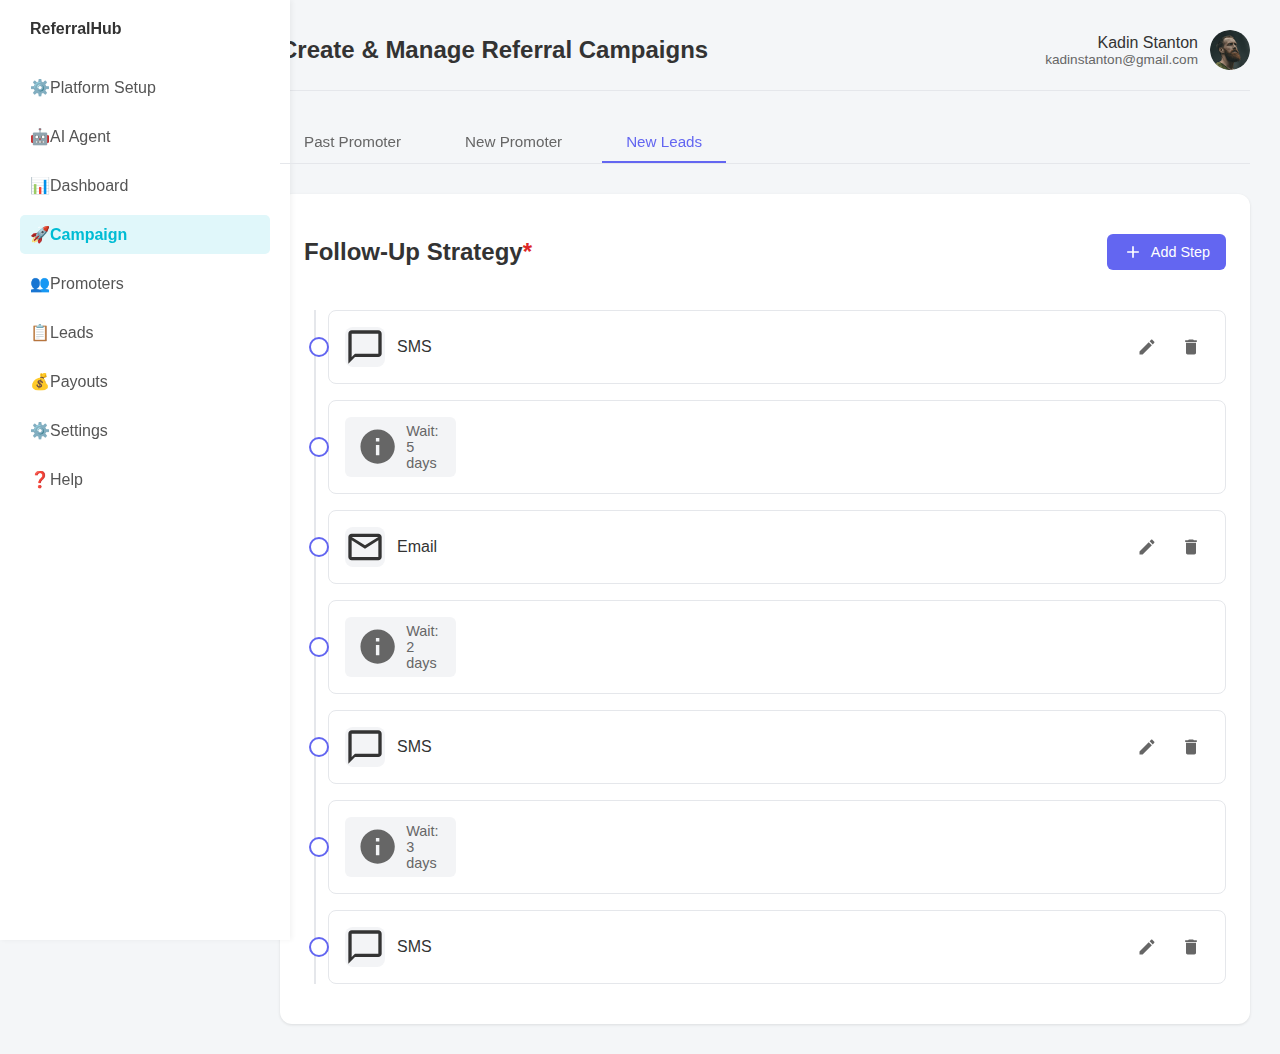
<file: Frontend/leads.html>
<!DOCTYPE html>
<html lang="en">
<head>
    <meta charset="UTF-8">
    <meta name="viewport" content="width=device-width, initial-scale=1.0">
    <title>Create & Manage Referral Campaigns - ReferralHub</title>
    <link href="image.png" rel="stylesheet">
    <style>
        :root {
            --primary-color: #6366f1;
            --primary-hover: #4f46e5;
            --bg-color: #f4f6f8;
            --text-color: #333;
            --border-color: #e5e7eb;
            --active-nav: #e0f7fa;
            --active-text: #00bcd4;
            --success-color: #22c55e;
            --danger-color: #ef4444;
            --warning-color: #f59e0b;
        }

        body {
            font-family: 'Inter', sans-serif;
            margin: 0;
            padding: 0;
            background-color: var(--bg-color);
            display: flex;
            min-height: 100vh;
            color: var(--text-color);
        }

        .sidebar {
            background-color: #fff;
            width: 250px;
            padding: 20px;
            box-shadow: 2px 0 5px rgba(0, 0, 0, 0.05);
            display: flex;
            flex-direction: column;
            position: fixed;
            height: 100vh;
            overflow-y: auto;
        }

        .sidebar-logo {
            margin-bottom: 30px;
            font-weight: bold;
            color: #333;
            padding-left: 10px;
        }

        .sidebar-nav {
            list-style: none;
            padding: 0;
            margin: 0;
        }

        .sidebar-nav li {
            margin-bottom: 10px;
        }

        .sidebar-nav a {
            display: flex;
            align-items: center;
            padding: 10px;
            text-decoration: none;
            color: #555;
            border-radius: 5px;
        }

        .sidebar-nav a.active {
            background-color: #e0f7fa; /* Light active color */
            color: #00bcd4; /* Active color */
            font-weight: bold;
        }

        .sidebar-nav a:hover {
            background-color: #f0f0f0;
        }

        .sidebar-nav a svg {
            margin-right: 10px; /* Space for icons */
            width: 20px;
            height: 20px;
            fill: #777;
        }

        .sidebar-nav a.active svg {
            fill: #00bcd4;
        }

        .main-content {
            margin-left: 250px;
            flex-grow: 1;
            padding: 30px;
        }

        .header {
            display: flex;
            justify-content: space-between;
            align-items: center;
            margin-bottom: 30px;
            padding-bottom: 20px;
            border-bottom: 1px solid var(--border-color);
        }

        .header-title h1 {
            margin: 0;
            font-size: 1.5rem;
            color: var(--text-color);
        }

        .header-user {
            display: flex;
            align-items: center;
            gap: 12px;
        }

        .header-user img {
            width: 40px;
            height: 40px;
            border-radius: 50%;
            object-fit: cover;
        }

        .user-info {
            text-align: right;
        }

        .user-name {
            font-weight: 500;
            color: var(--text-color);
        }

        .user-email {
            font-size: 0.85rem;
            color: #666;
        }

        .nav-tabs {
            display: flex;
            gap: 16px;
            margin-bottom: 30px;
            border-bottom: 1px solid var(--border-color);
            padding-bottom: 1px;
            position: relative;
        }

        .nav-tab {
            padding: 12px 24px;
            font-size: 0.95rem;
            color: #666;
            cursor: pointer;
            border: none;
            background: none;
            position: relative;
            transition: all 0.3s;
        }

        .nav-tab:hover {
            color: var(--primary-color);
        }

        .nav-tab.active {
            color: var(--primary-color);
            font-weight: 500;
        }

        .nav-tab.active::after {
            content: '';
            position: absolute;
            bottom: -1px;
            left: 0;
            right: 0;
            height: 2px;
            background-color: var(--primary-color);
            transform: scaleX(1);
            transition: transform 0.3s ease;
        }

        .nav-tab:not(.active)::after {
            content: '';
            position: absolute;
            bottom: -1px;
            left: 0;
            right: 0;
            height: 2px;
            background-color: var(--primary-color);
            transform: scaleX(0);
            transition: transform 0.3s ease;
        }

        .nav-tab:hover::after {
            transform: scaleX(1);
        }

        .leads-settings-container {
            background: #fff;
            border-radius: 12px;
            padding: 24px;
            box-shadow: 0 1px 3px rgba(0, 0, 0, 0.1);
        }

        .leads-actions {
            display: flex;
            justify-content: space-between;
            align-items: center;
            margin-bottom: 24px;
        }

        .add-step-btn {
            display: flex;
            align-items: center;
            gap: 8px;
            padding: 8px 16px;
            background-color: var(--primary-color);
            color: white;
            border: none;
            border-radius: 6px;
            cursor: pointer;
            font-size: 0.9rem;
            transition: background-color 0.2s;
        }

        .add-step-btn:hover {
            background-color: var(--primary-hover);
        }

        .add-step-btn svg {
            width: 20px;
            height: 20px;
        }

        .timeline {
            position: relative;
            padding-left: 24px;
        }

        .timeline::before {
            content: '';
            position: absolute;
            left: 10px;
            top: 0;
            bottom: 0;
            width: 2px;
            background-color: var(--border-color);
        }

        .timeline-item {
            position: relative;
            padding: 16px;
            margin-bottom: 16px;
            display: flex;
            align-items: center;
            gap: 16px;
            background: white;
            border-radius: 8px;
            border: 1px solid var(--border-color);
            transition: all 0.3s ease;
        }

        .timeline-item:hover {
            box-shadow: 0 2px 4px rgba(0, 0, 0, 0.05);
            transform: translateX(4px);
        }

        .timeline-item::before {
            content: '';
            position: absolute;
            left: -20px;
            width: 16px;
            height: 16px;
            border-radius: 50%;
            background: white;
            border: 2px solid var(--primary-color);
            transition: all 0.3s ease;
        }

        .timeline-item:hover::before {
            background: var(--primary-color);
        }

        .timeline-icon {
            display: flex;
            align-items: center;
            justify-content: center;
            width: 40px;
            height: 40px;
            border-radius: 8px;
            background-color: #f3f4f6;
            transition: all 0.3s ease;
        }

        .timeline-item:hover .timeline-icon {
            background-color: var(--primary-color);
            color: white;
        }

        .timeline-content {
            flex-grow: 1;
            display: flex;
            align-items: center;
            gap: 12px;
        }

        .timeline-type {
            font-weight: 500;
            color: var(--text-color);
        }

        .timeline-details {
            color: #666;
            font-size: 0.9rem;
        }

        .wait-time {
            display: flex;
            align-items: center;
            gap: 8px;
            padding: 6px 12px;
            background-color: #f3f4f6;
            border-radius: 6px;
            color: #666;
            font-size: 0.9rem;
        }

        .timeline-actions {
            display: flex;
            gap: 8px;
        }

        .action-btn {
            padding: 8px;
            border: none;
            background: none;
            cursor: pointer;
            color: #666;
            border-radius: 6px;
            transition: all 0.2s;
            display: flex;
            align-items: center;
            justify-content: center;
        }

        .action-btn:hover {
            background-color: #f3f4f6;
            color: var(--text-color);
        }

        .action-btn.edit:hover {
            color: var(--warning-color);
            background-color: #fef3c7;
        }

        .action-btn.delete:hover {
            color: var(--danger-color);
            background-color: #fee2e2;
        }

        .modal {
            display: none;
            position: fixed;
            top: 0;
            left: 0;
            right: 0;
            bottom: 0;
            background-color: rgba(0, 0, 0, 0.5);
            z-index: 1000;
            align-items: center;
            justify-content: center;
        }

        .modal.active {
            display: flex;
        }

        .modal-content {
            background: white;
            padding: 24px;
            border-radius: 12px;
            width: 100%;
            max-width: 500px;
            position: relative;
        }

        .modal-header {
            display: flex;
            justify-content: space-between;
            align-items: center;
            margin-bottom: 20px;
        }

        .modal-title {
            font-size: 1.2rem;
            font-weight: 600;
            color: var(--text-color);
        }

        .modal-close {
            background: none;
            border: none;
            cursor: pointer;
            padding: 4px;
            color: #666;
        }

        .modal-body {
            margin-bottom: 24px;
        }

        .form-group {
            margin-bottom: 16px;
        }

        .form-label {
            display: block;
            margin-bottom: 8px;
            color: var(--text-color);
            font-weight: 500;
        }

        .form-input {
            width: 100%;
            padding: 8px 12px;
            border: 1px solid var(--border-color);
            border-radius: 6px;
            font-size: 0.9rem;
        }

        .form-select {
            width: 100%;
            padding: 8px 12px;
            border: 1px solid var(--border-color);
            border-radius: 6px;
            font-size: 0.9rem;
            background-color: white;
        }

        .modal-footer {
            display: flex;
            justify-content: flex-end;
            gap: 12px;
        }

        .btn {
            padding: 8px 16px;
            border: none;
            border-radius: 6px;
            cursor: pointer;
            font-size: 0.9rem;
            transition: all 0.2s;
        }

        .btn-secondary {
            background-color: #f3f4f6;
            color: #666;
        }

        .btn-primary {
            background-color: var(--primary-color);
            color: white;
        }

        .btn:hover {
            opacity: 0.9;
        }

        @media (max-width: 1024px) {
            .sidebar {
                width: 200px;
            }
            .main-content {
                margin-left: 200px;
            }
        }

        @media (max-width: 768px) {
            .sidebar {
                display: none;
            }
            .main-content {
                margin-left: 0;
            }
            .timeline-item {
                flex-direction: column;
                align-items: flex-start;
            }
            .timeline-actions {
                width: 100%;
                justify-content: flex-end;
                margin-top: 12px;
            }
        }
    </style>
</head>
<body>
    <div class="sidebar">
        <div class="sidebar-logo">ReferralHub</div>
        <ul class="sidebar-nav">
            <li><a href="platform.html"><span>⚙️</span> Platform Setup</a></li>
            <li><a href="setupai.html"><span>🤖</span> AI Agent</a></li>
            <li><a href="dash.html"><span>📊</span> Dashboard</a></li>
            <li><a href="Campaign.html" class="active"><span>🚀</span> Campaign</a></li>
            <li><a href="promoters.html"><span>👥</span> Promoters</a></li>
            <li><a href="leads.html" "><span>📋</span> Leads</a></li>
            <li><a href="#"><span>💰</span> Payouts</a></li>
        </ul>
        <ul class="sidebar-nav bottom-nav">
            <li><a href="#"><span>⚙️</span> Settings</a></li>
            <li><a href="#"><span>❓</span> Help</a></li>
        </ul>
    </div>

    <div class="main-content">
        <div class="header">
            <div class="header-title">
                <h1>Create & Manage Referral Campaigns</h1>
            </div>
            <div class="header-user">
                <div class="user-info">
                    <div class="user-name">Kadin Stanton</div>
                    <div class="user-email">kadinstanton@gmail.com</div>
                </div>
                <img src="assets/image.png" alt="User Avatar">
            </div>
        </div>

        <div class="nav-tabs">
            <button class="nav-tab">Past Promoter</button>
            <button class="nav-tab">New Promoter</button>
            <button class="nav-tab active">New Leads</button>
        </div>

        <div class="leads-settings-container">
            <div class="leads-actions">
                <h2 class="leads-settings-title">Follow-Up Strategy<span style="color: #dc2626;">*</span></h2>
                <button class="add-step-btn" onclick="openAddStepModal()">
                    <svg viewBox="0 0 24 24" fill="currentColor">
                        <path d="M19 13h-6v6h-2v-6H5v-2h6V5h2v6h6v2z"/>
                    </svg>
                    Add Step
                </button>
            </div>

            <div class="timeline">
                <div class="timeline-item">
                    <div class="timeline-content">
                        <div class="timeline-icon">
                            <svg viewBox="0 0 24 24" fill="currentColor">
                                <path d="M20 2H4c-1.1 0-1.99.9-1.99 2L2 22l4-4h14c1.1 0 2-.9 2-2V4c0-1.1-.9-2-2-2zm0 14H6l-2 2V4h16v12z"/>
                            </svg>
                        </div>
                        <span>SMS</span>
                    </div>
                    <div class="timeline-actions">
                        <button class="action-btn" title="Edit">
                            <svg viewBox="0 0 24 24" width="20" height="20" fill="currentColor">
                                <path d="M3 17.25V21h3.75L17.81 9.94l-3.75-3.75L3 17.25zM20.71 7.04c.39-.39.39-1.02 0-1.41l-2.34-2.34c-.39-.39-1.02-.39-1.41 0l-1.83 1.83 3.75 3.75 1.83-1.83z"/>
                            </svg>
                        </button>
                        <button class="action-btn" title="Delete">
                            <svg viewBox="0 0 24 24" width="20" height="20" fill="currentColor">
                                <path d="M6 19c0 1.1.9 2 2 2h8c1.1 0 2-.9 2-2V7H6v12zM19 4h-3.5l-1-1h-5l-1 1H5v2h14V4z"/>
                            </svg>
                        </button>
                    </div>
                </div>

                <div class="timeline-item">
                    <div class="timeline-content">
                        <div class="wait-time">
                            <svg viewBox="0 0 24 24" fill="currentColor">
                                <path d="M12 2C6.48 2 2 6.48 2 12s4.48 10 10 10 10-4.48 10-10S17.52 2 12 2zm1 15h-2v-6h2v6zm0-8h-2V7h2v2z"/>
                            </svg>
                            Wait: 5 days
                        </div>
                    </div>
                </div>

                <div class="timeline-item">
                    <div class="timeline-content">
                        <div class="timeline-icon">
                            <svg viewBox="0 0 24 24" fill="currentColor">
                                <path d="M20 4H4c-1.1 0-1.99.9-1.99 2L2 18c0 1.1.9 2 2 2h16c1.1 0 2-.9 2-2V6c0-1.1-.9-2-2-2zm0 14H4V8l8 5 8-5v10zm-8-7L4 6h16l-8 5z"/>
                            </svg>
                        </div>
                        <span>Email</span>
                    </div>
                    <div class="timeline-actions">
                        <button class="action-btn" title="Edit">
                            <svg viewBox="0 0 24 24" width="20" height="20" fill="currentColor">
                                <path d="M3 17.25V21h3.75L17.81 9.94l-3.75-3.75L3 17.25zM20.71 7.04c.39-.39.39-1.02 0-1.41l-2.34-2.34c-.39-.39-1.02-.39-1.41 0l-1.83 1.83 3.75 3.75 1.83-1.83z"/>
                            </svg>
                        </button>
                        <button class="action-btn" title="Delete">
                            <svg viewBox="0 0 24 24" width="20" height="20" fill="currentColor">
                                <path d="M6 19c0 1.1.9 2 2 2h8c1.1 0 2-.9 2-2V7H6v12zM19 4h-3.5l-1-1h-5l-1 1H5v2h14V4z"/>
                            </svg>
                        </button>
                    </div>
                </div>

                <div class="timeline-item">
                    <div class="timeline-content">
                        <div class="wait-time">
                            <svg viewBox="0 0 24 24" fill="currentColor">
                                <path d="M12 2C6.48 2 2 6.48 2 12s4.48 10 10 10 10-4.48 10-10S17.52 2 12 2zm1 15h-2v-6h2v6zm0-8h-2V7h2v2z"/>
                            </svg>
                            Wait: 2 days
                        </div>
                    </div>
                </div>

                <div class="timeline-item">
                    <div class="timeline-content">
                        <div class="timeline-icon">
                            <svg viewBox="0 0 24 24" fill="currentColor">
                                <path d="M20 2H4c-1.1 0-1.99.9-1.99 2L2 22l4-4h14c1.1 0 2-.9 2-2V4c0-1.1-.9-2-2-2zm0 14H6l-2 2V4h16v12z"/>
                            </svg>
                        </div>
                        <span>SMS</span>
                    </div>
                    <div class="timeline-actions">
                        <button class="action-btn" title="Edit">
                            <svg viewBox="0 0 24 24" width="20" height="20" fill="currentColor">
                                <path d="M3 17.25V21h3.75L17.81 9.94l-3.75-3.75L3 17.25zM20.71 7.04c.39-.39.39-1.02 0-1.41l-2.34-2.34c-.39-.39-1.02-.39-1.41 0l-1.83 1.83 3.75 3.75 1.83-1.83z"/>
                            </svg>
                        </button>
                        <button class="action-btn" title="Delete">
                            <svg viewBox="0 0 24 24" width="20" height="20" fill="currentColor">
                                <path d="M6 19c0 1.1.9 2 2 2h8c1.1 0 2-.9 2-2V7H6v12zM19 4h-3.5l-1-1h-5l-1 1H5v2h14V4z"/>
                            </svg>
                        </button>
                    </div>
                </div>

                <div class="timeline-item">
                    <div class="timeline-content">
                        <div class="wait-time">
                            <svg viewBox="0 0 24 24" fill="currentColor">
                                <path d="M12 2C6.48 2 2 6.48 2 12s4.48 10 10 10 10-4.48 10-10S17.52 2 12 2zm1 15h-2v-6h2v6zm0-8h-2V7h2v2z"/>
                            </svg>
                            Wait: 3 days
                        </div>
                    </div>
                </div>

                <div class="timeline-item">
                    <div class="timeline-content">
                        <div class="timeline-icon">
                            <svg viewBox="0 0 24 24" fill="currentColor">
                                <path d="M20 2H4c-1.1 0-1.99.9-1.99 2L2 22l4-4h14c1.1 0 2-.9 2-2V4c0-1.1-.9-2-2-2zm0 14H6l-2 2V4h16v12z"/>
                            </svg>
                        </div>
                        <span>SMS</span>
                    </div>
                    <div class="timeline-actions">
                        <button class="action-btn" title="Edit">
                            <svg viewBox="0 0 24 24" width="20" height="20" fill="currentColor">
                                <path d="M3 17.25V21h3.75L17.81 9.94l-3.75-3.75L3 17.25zM20.71 7.04c.39-.39.39-1.02 0-1.41l-2.34-2.34c-.39-.39-1.02-.39-1.41 0l-1.83 1.83 3.75 3.75 1.83-1.83z"/>
                            </svg>
                        </button>
                        <button class="action-btn" title="Delete">
                            <svg viewBox="0 0 24 24" width="20" height="20" fill="currentColor">
                                <path d="M6 19c0 1.1.9 2 2 2h8c1.1 0 2-.9 2-2V7H6v12zM19 4h-3.5l-1-1h-5l-1 1H5v2h14V4z"/>
                            </svg>
                        </button>
                    </div>
                </div>
            </div>
        </div>
    </div>

    <!-- Add Step Modal -->
    <div class="modal" id="addStepModal">
        <div class="modal-content">
            <div class="modal-header">
                <h3 class="modal-title">Add Follow-up Step</h3>
                <button class="modal-close" onclick="closeModal()">
                    <svg viewBox="0 0 24 24" width="24" height="24" fill="currentColor">
                        <path d="M19 6.41L17.59 5 12 10.59 6.41 5 5 6.41 10.59 12 5 17.59 6.41 19 12 13.41 17.59 19 19 17.59 13.41 12z"/>
                    </svg>
                </button>
            </div>
            <div class="modal-body">
                <form id="addStepForm">
                    <div class="form-group">
                        <label class="form-label" for="stepType">Step Type</label>
                        <select class="form-select" id="stepType" required>
                            <option value="">Select type</option>
                            <option value="sms">SMS</option>
                            <option value="email">Email</option>
                            <option value="wait">Wait Period</option>
                        </select>
                    </div>
                    <div class="form-group" id="waitTimeGroup" style="display: none;">
                        <label class="form-label" for="waitTime">Wait Time (days)</label>
                        <input type="number" class="form-input" id="waitTime" min="1" max="30">
                    </div>
                    <div class="form-group" id="messageGroup" style="display: none;">
                        <label class="form-label" for="message">Message Template</label>
                        <textarea class="form-input" id="message" rows="4"></textarea>
                    </div>
                </form>
            </div>
            <div class="modal-footer">
                <button class="btn btn-secondary" onclick="closeModal()">Cancel</button>
                <button class="btn btn-primary" onclick="saveStep()">Add Step</button>
            </div>
        </div>
    </div>

    <script>
        // Enhanced JavaScript for better functionality
        const navTabs = document.querySelectorAll('.nav-tab');
        const modal = document.getElementById('addStepModal');
        const stepTypeSelect = document.getElementById('stepType');
        const waitTimeGroup = document.getElementById('waitTimeGroup');
        const messageGroup = document.getElementById('messageGroup');

        // Navigation tabs
        navTabs.forEach(tab => {
            tab.addEventListener('click', () => {
                navTabs.forEach(t => t.classList.remove('active'));
                tab.classList.add('active');
            });
        });

        // Modal functions
        function openAddStepModal() {
            modal.classList.add('active');
        }

        function closeModal() {
            modal.classList.remove('active');
            resetForm();
        }

        function resetForm() {
            document.getElementById('addStepForm').reset();
            waitTimeGroup.style.display = 'none';
            messageGroup.style.display = 'none';
        }

        // Step type change handler
        stepTypeSelect.addEventListener('change', (e) => {
            const value = e.target.value;
            waitTimeGroup.style.display = value === 'wait' ? 'block' : 'none';
            messageGroup.style.display = value !== 'wait' ? 'block' : 'none';
        });

        // Save step function
        function saveStep() {
            const stepType = stepTypeSelect.value;
            if (!stepType) {
                alert('Please select a step type');
                return;
            }

            const timeline = document.querySelector('.timeline');
            const newStep = createTimelineItem(stepType);
            timeline.appendChild(newStep);
            closeModal();
        }

        // Create timeline item
        function createTimelineItem(type) {
            const item = document.createElement('div');
            item.className = 'timeline-item';
            
            const content = type === 'wait' 
                ? createWaitTimeContent(document.getElementById('waitTime').value)
                : createActionContent(type);
            
            item.innerHTML = content;
            return item;
        }

        function createWaitTimeContent(days) {
            return `
                <div class="timeline-content">
                    <div class="wait-time">
                        <svg viewBox="0 0 24 24" fill="currentColor" width="16" height="16">
                            <path d="M12 2C6.48 2 2 6.48 2 12s4.48 10 10 10 10-4.48 10-10S17.52 2 12 2zm1 15h-2v-6h2v6zm0-8h-2V7h2v2z"/>
                        </svg>
                        Wait: ${days} days
                    </div>
                </div>
            `;
        }

        function createActionContent(type) {
            const icon = type === 'sms' 
                ? '<path d="M20 2H4c-1.1 0-1.99.9-1.99 2L2 22l4-4h14c1.1 0 2-.9 2-2V4c0-1.1-.9-2-2-2zm0 14H6l-2 2V4h16v12z"/>'
                : '<path d="M20 4H4c-1.1 0-1.99.9-1.99 2L2 18c0 1.1.9 2 2 2h16c1.1 0 2-.9 2-2V6c0-1.1-.9-2-2-2zm0 14H4V8l8 5 8-5v10zm-8-7L4 6h16l-8 5z"/>';

            return `
                <div class="timeline-content">
                    <div class="timeline-icon">
                        <svg viewBox="0 0 24 24" fill="currentColor">
                            ${icon}
                        </svg>
                    </div>
                    <span class="timeline-type">${type.toUpperCase()}</span>
                    <span class="timeline-details">${document.getElementById('message').value}</span>
                </div>
                <div class="timeline-actions">
                    <button class="action-btn edit" title="Edit">
                        <svg viewBox="0 0 24 24" width="20" height="20" fill="currentColor">
                            <path d="M3 17.25V21h3.75L17.81 9.94l-3.75-3.75L3 17.25zM20.71 7.04c.39-.39.39-1.02 0-1.41l-2.34-2.34c-.39-.39-1.02-.39-1.41 0l-1.83 1.83 3.75 3.75 1.83-1.83z"/>
                        </svg>
                    </button>
                    <button class="action-btn delete" title="Delete">
                        <svg viewBox="0 0 24 24" width="20" height="20" fill="currentColor">
                            <path d="M6 19c0 1.1.9 2 2 2h8c1.1 0 2-.9 2-2V7H6v12zM19 4h-3.5l-1-1h-5l-1 1H5v2h14V4z"/>
                        </svg>
                    </button>
                </div>
            `;
        }

        // Delete handler
        document.addEventListener('click', (e) => {
            if (e.target.closest('.action-btn.delete')) {
                const timelineItem = e.target.closest('.timeline-item');
                const type = timelineItem.querySelector('.timeline-type')?.textContent || 'step';
                
                if (confirm(`Are you sure you want to delete this ${type}?`)) {
                    timelineItem.remove();
                }
            }
        });

        // Close modal when clicking outside
        window.addEventListener('click', (e) => {
            if (e.target === modal) {
                closeModal();
            }
        });
    </script>
</body>
</html>
</file>
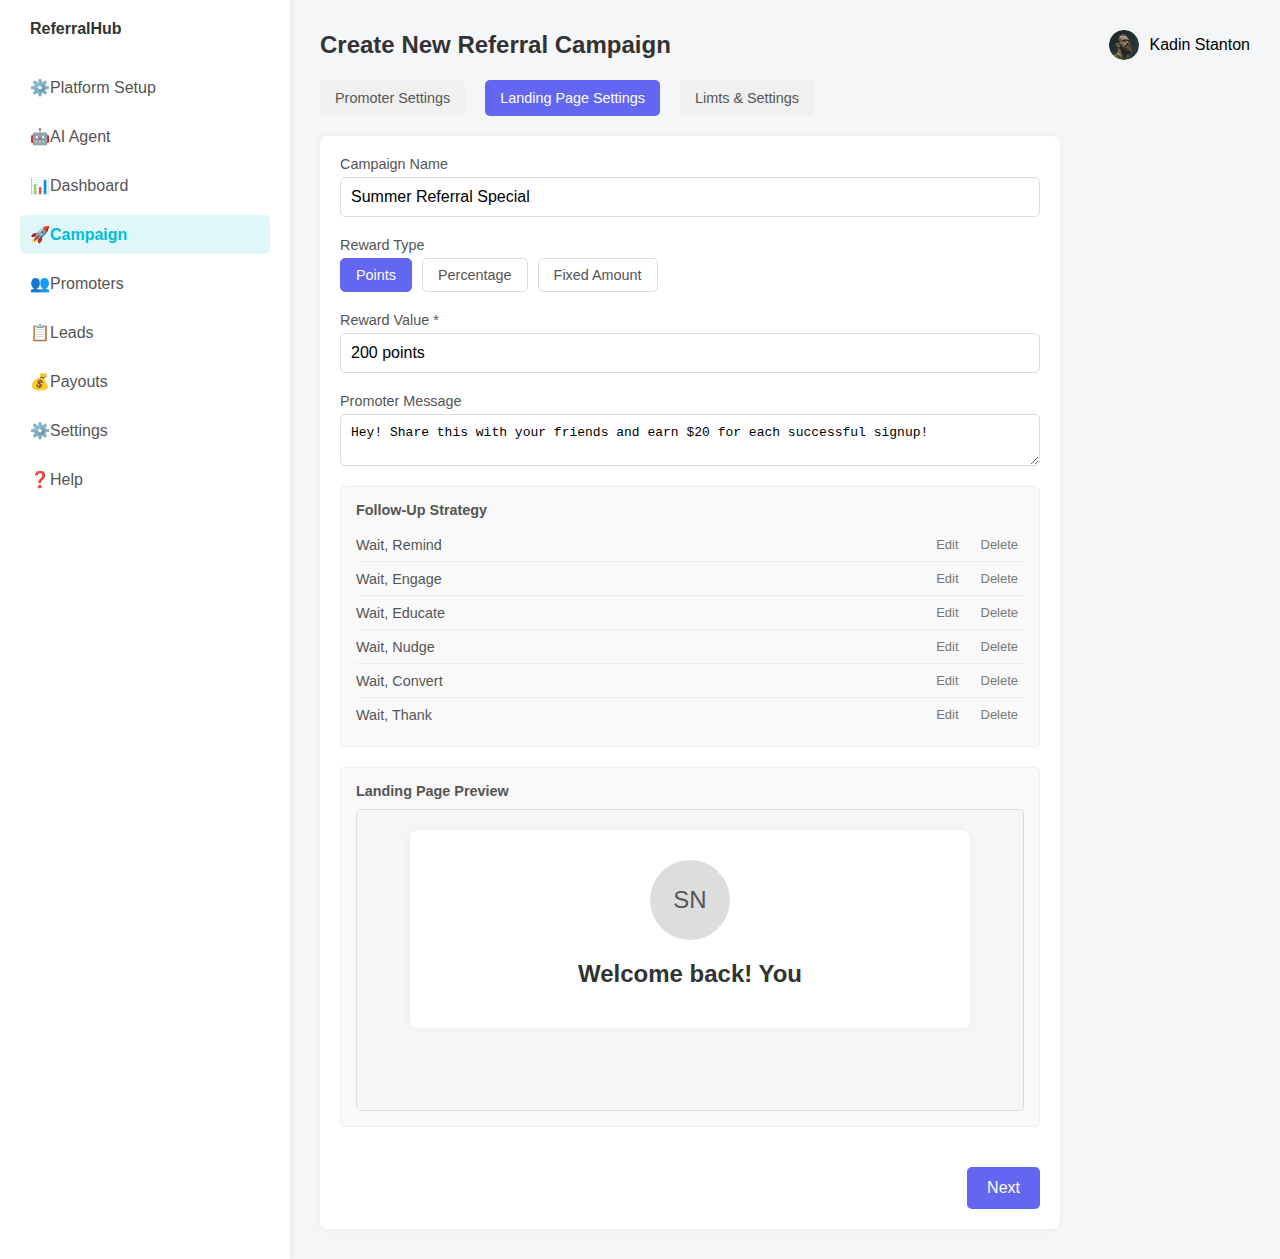
<file: Frontend/Newpromoter.html>
<!DOCTYPE html>
<html lang="en">
<head>
    <meta charset="UTF-8">
    <meta name="viewport" content="width=device-width, initial-scale=1.0">
    <title>Create New Referral Campaign - ReferralHub</title>
    <style>
        body {
            font-family: sans-serif;
            margin: 0;
            padding: 0;
            background-color: #f4f6f8; /* Light background */
            display: flex;
            min-height: 100vh;
        }

        .sidebar {
            background-color: #fff;
            width: 250px;
            padding: 20px;
            box-shadow: 2px 0 5px rgba(0, 0, 0, 0.05);
            display: flex;
            flex-direction: column;
        }

        .sidebar-logo {
            margin-bottom: 30px;
            font-weight: bold;
            color: #333;
            padding-left: 10px;
        }

        .sidebar-nav {
            list-style: none;
            padding: 0;
            margin: 0;
        }

        .sidebar-nav li {
            margin-bottom: 10px;
        }

        .sidebar-nav a {
            display: flex;
            align-items: center;
            padding: 10px;
            text-decoration: none;
            color: #555;
            border-radius: 5px;
        }

        .sidebar-nav a.active {
            background-color: #e0f7fa; /* Light active color */
            color: #00bcd4; /* Active color */
            font-weight: bold;
        }

        .sidebar-nav a:hover {
            background-color: #f0f0f0;
        }

        .sidebar-nav a svg {
            margin-right: 10px; /* Space for icons */
            width: 20px;
            height: 20px;
            fill: #777;
        }

        .sidebar-nav a.active svg {
            fill: #00bcd4;
        }

        .main-content {
            flex-grow: 1;
            padding: 30px;
        }

        .header {
            display: flex;
            justify-content: space-between;
            align-items: center;
            margin-bottom: 20px;
        }

        .header-title h1 {
            margin: 0;
            color: #333;
            font-size: 1.5em;
        }

        .header-user {
            display: flex;
            align-items: center;
        }

        .header-user img {
            width: 30px;
            height: 30px;
            border-radius: 50%;
            margin-right: 10px;
            object-fit: cover;
        }

        .campaign-creation-header {
            display: flex;
            gap: 20px;
            margin-bottom: 20px;
        }

        .campaign-creation-header button {
            padding: 10px 15px;
            border: none;
            background-color: #f0f0f0;
            color: #555;
            border-radius: 5px;
            cursor: pointer;
            font-size: 0.9em;
        }

        .campaign-creation-header button.active {
            background-color: #6366f1;
            color: white;
        }

        .campaign-form {
            background-color: #fff;
            padding: 20px;
            border-radius: 8px;
            box-shadow: 0 0 10px rgba(0, 0, 0, 0.05);
            display: flex;
            flex-direction: column;
            gap: 20px;
            max-width: 700px;
        }

        .form-group {
            display: flex;
            flex-direction: column;
        }

        label {
            font-size: 0.9em;
            color: #555;
            margin-bottom: 5px;
        }

        input[type="text"],
        textarea,
        select {
            padding: 10px;
            border: 1px solid #ddd;
            border-radius: 5px;
            font-size: 1em;
            box-sizing: border-box;
        }

        select {
            appearance: none;
            background-image: url('data:image/svg+xml;charset=UTF-8,<svg fill="%23555" viewBox="0 0 24 24" xmlns="http://www.w3.org/2000/svg"><path d="M7 10l5 5 5-5z"/></svg>');
            background-repeat: no-repeat;
            background-position: right 10px top 50%;
            padding-right: 30px;
        }

        .reward-type-options {
            display: flex;
            gap: 10px;
        }

        .reward-type-options button {
            padding: 8px 15px;
            border: 1px solid #ddd;
            background-color: #fff;
            color: #555;
            border-radius: 5px;
            cursor: pointer;
            font-size: 0.9em;
        }

        .reward-type-options button.active {
            background-color: #6366f1;
            color: white;
            border-color: #6366f1;
        }

        .follow-up-strategy {
            background-color: #f9f9f9;
            padding: 15px;
            border-radius: 5px;
            border: 1px solid #eee;
        }

        .follow-up-strategy-title {
            font-size: 0.9em;
            color: #555;
            margin-bottom: 10px;
            font-weight: bold;
        }

        .follow-up-item {
            display: flex;
            align-items: center;
            justify-content: space-between;
            padding: 8px 0;
            border-bottom: 1px solid #eee;
            font-size: 0.9em;
            color: #555;
        }

        .follow-up-item:last-child {
            border-bottom: none;
        }

        .follow-up-item span {
            flex-grow: 1;
        }

        .follow-up-item button {
            border: none;
            background: none;
            color: #777;
            cursor: pointer;
            font-size: 0.9em;
            margin-left: 10px;
        }

        .landing-page-preview {
            background-color: #f9f9f9;
            padding: 15px;
            border-radius: 5px;
            border: 1px solid #eee;
        }

        .landing-page-preview-title {
            font-size: 0.9em;
            color: #555;
            margin-bottom: 10px;
            font-weight: bold;
        }

        .preview-iframe-container {
            border: 1px solid #ddd;
            border-radius: 5px;
            overflow: hidden;
            height: 300px; /* Adjust as needed */
        }

        .preview-iframe-container iframe {
            width: 100%;
            height: 100%;
            border: none;
        }

        .next-button-container {
            margin-top: 20px;
            display: flex;
            justify-content: flex-end;
        }

        .next-button-container button {
            background-color: #6366f1;
            color: white;
            padding: 12px 20px;
            border: none;
            border-radius: 5px;
            cursor: pointer;
            font-size: 1em;
        }

        .next-button-container button:hover {
            background-color: #4f46e5;
        }

        /* Placeholder for sidebar icons */
        .sidebar-nav a[href="campaign.html"] svg { /* Replace with actual icon */ }
        .sidebar-nav a[href="dash.html"] svg { /* Replace with actual icon */ }
        .sidebar-nav a[href="setupai.html"] svg { /* Replace with actual icon */ }
        .sidebar-nav a[href="platform.html"] svg { /* Replace with actual icon */ }
        .sidebar-nav a[href="promoters.html"] svg { /* Replace with actual icon */ }
        .sidebar-nav a[href="leads.html"] svg { /* Replace with actual icon */ }
        .sidebar-nav a[href="#payouts"] svg { /* Replace with actual icon */ }
        .sidebar-nav a[href="#settings"] svg { /* Replace with actual icon */ }
        .sidebar-nav a[href="#help"] svg { /* Replace with actual icon */ }
    </style>
</head>
<body>
    <div class="sidebar">
        <div class="sidebar-logo">ReferralHub</div>
        <ul class="sidebar-nav">
            <li><a href="platform.html"><span>⚙️</span> Platform Setup</a></li>
            <li><a href="setupai.html"><span>🤖</span> AI Agent</a></li>
            <li><a href="dash.html"><span>📊</span> Dashboard</a></li>
            <li><a href="Campaign.html" class="active"><span>🚀</span> Campaign</a></li>
            <li><a href="promoters.html"><span>👥</span> Promoters</a></li>
            <li><a href="leads.html"><span>📋</span> Leads</a></li>
            <li><a href="#"><span>💰</span> Payouts</a></li>
        </ul>
        <ul class="sidebar-nav bottom-nav">
            <li><a href="#"><span>⚙️</span> Settings</a></li>
            <li><a href="#"><span>❓</span> Help</a></li>
        </ul>
    </div>

    <div class="main-content">
        <div class="header">
            <div class="header-title"><h1>Create New Referral Campaign</h1></div>
            <div class="header-user">
                <img src="assets/image.png" alt="User Avatar"> <span>Kadin Stanton</span>
            </div>
        </div>

        <div class="campaign-creation-header">
            <button class="" onclick="window.location.href='Campaign.html'">Promoter Settings</button>
            <button class="active">Landing Page Settings</button>
            <button class="" onclick="window.location.href='leads.html'">Limts & Settings</button>
        </div>

        <form class="campaign-form">
            <div class="form-group">
                <label for="campaign-name">Campaign Name</label>
                <input type="text" id="campaign-name" value="Summer Referral Special">
            </div>

            <div class="form-group">
                <label for="reward-type">Reward Type</label>
                <div class="reward-type-options">
                    <button class="active">Points</button>
                    <button>Percentage</button>
                    <button>Fixed Amount</button>
                </div>
            </div>

            <div class="form-group">
                <label for="reward-value">Reward Value *</label>
                <input type="text" id="reward-value" value="200 points">
            </div>

            <div class="form-group">
                <label for="promoter-message">Promoter Message</label>
                <textarea id="promoter-message">Hey! Share this with your friends and earn $20 for each successful signup!</textarea>
            </div>

            <div class="form-group follow-up-strategy">
                <div class="follow-up-strategy-title">Follow-Up Strategy</div>
                <div class="follow-up-item">
                    <span>Wait, Remind</span>
                    <button>Edit</button>
                    <button>Delete</button>
                </div>
                <div class="follow-up-item">
                    <span>Wait, Engage</span>
                    <button>Edit</button>
                    <button>Delete</button>
                </div>
                <div class="follow-up-item">
                    <span>Wait, Educate</span>
                    <button>Edit</button>
                    <button>Delete</button>
                </div>
                <div class="follow-up-item">
                    <span>Wait, Nudge</span>
                    <button>Edit</button>
                    <button>Delete</button>
                </div>
                <div class="follow-up-item">
                    <span>Wait, Convert</span>
                    <button>Edit</button>
                    <button>Delete</button>
                </div>
                <div class="follow-up-item">
                    <span>Wait, Thank</span>
                    <button>Edit</button>
                    <button>Delete</button>
                </div>
            </div>

            <div class="form-group landing-page-preview">
                <div class="landing-page-preview-title">Landing Page Preview</div>
                <div class="preview-iframe-container">
                    <iframe srcdoc='<!DOCTYPE html><html lang="en"><head><meta charset="UTF-8"><meta name="viewport" content="width=device-width, initial-scale=1.0"><title>Referral Program</title><style>body {font-family: sans-serif; margin: 20px; background-color: #f4f6f8; text-align: center;} .container {background-color: #fff; padding: 30px; border-radius: 8px; box-shadow: 0 0 10px rgba(0,0,0,0.05); max-width: 500px; margin: 20px auto;} .logo {width: 80px; height: 80px; border-radius: 50%; background-color: #ddd; margin: 0 auto 20px; display: flex; justify-content: center; align-items: center; font-size: 1.5em; color: #555;} h2 {color: #333; margin-bottom: 10px;} p {color: #555; margin-bottom: 20px; line-height: 1.6;} .reward-info {background-color: #e0f7fa; color: #00bcd4; padding: 15px; border-radius: 5px; margin-bottom: 20px;} .action-button {background-color: #6366f1; color: white; padding: 12px 25px; border: none; border-radius: 5px; cursor: pointer; font-size: 1em; text-decoration: none; display: inline-block;} .action-button:hover {background-color: #4f46e5;} small {color: #777; display: block; margin-top: 10px;}</style></head><body><div class="container"><div class="logo">SN</div><h2>Welcome back! You're promoting:</h2><p><strong>SnackNation Express</strong></p><p>Invite your friends to try SnackNation Express and they\'ll get a special offer!</p><div class="reward-info">Every successful referral earns you <strong>200 points</strong></div><a href="Newpromoter.html" class="action-button">Get Sharing Link</a><small>Your unique sharing link will be generated here.</small></div></body></html>'></iframe>
                </div>
            </div>

            <div class="next-button-container">
                <button type="submit">Next</button>
            </div>
        </form>
    </div>
</body>
</html>
</file>
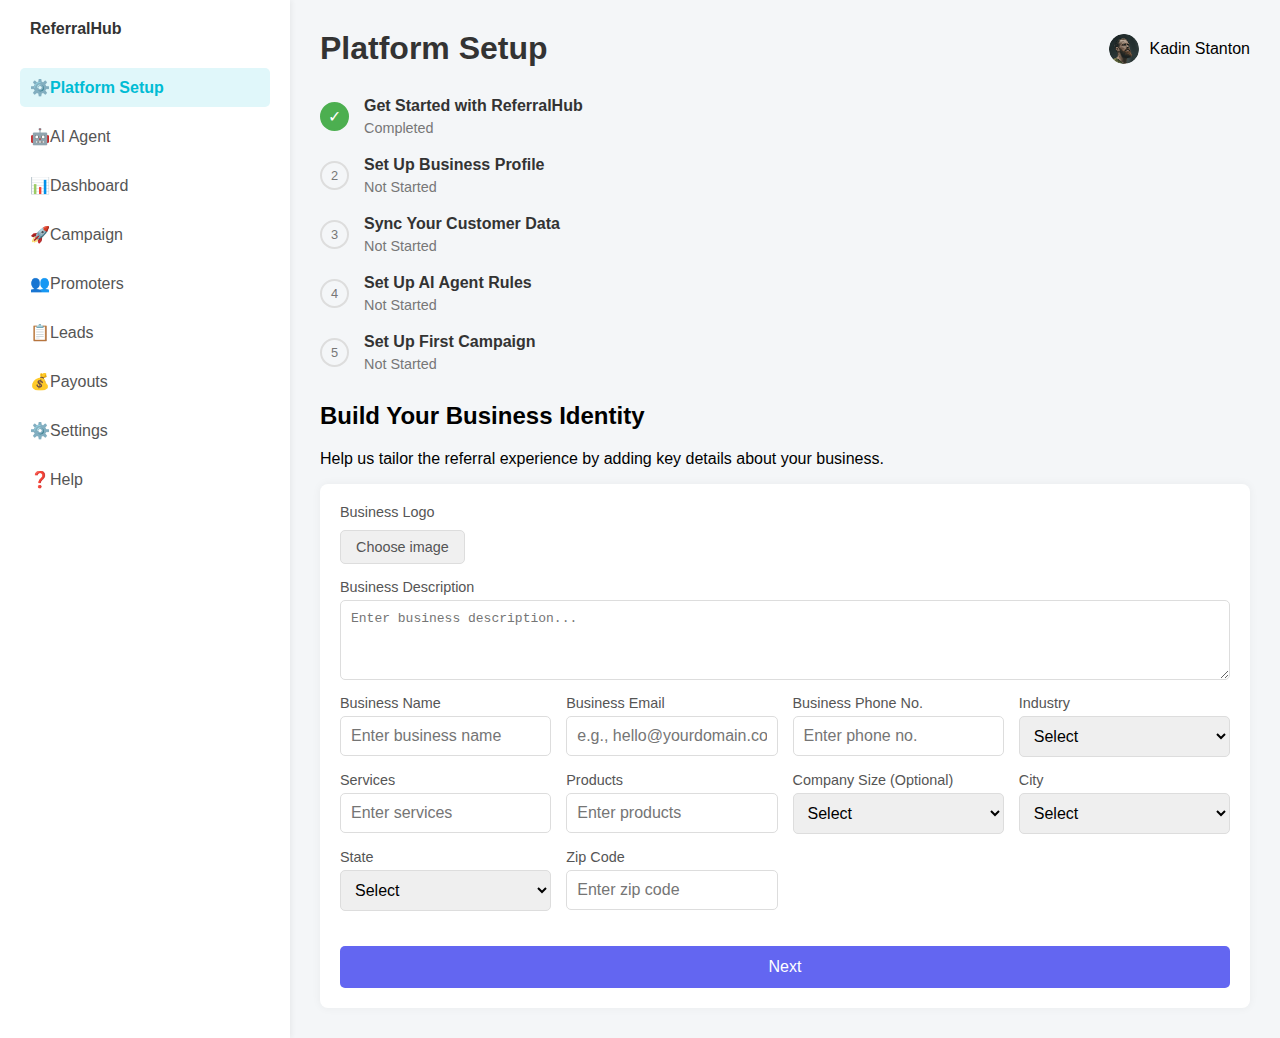
<file: Frontend/platform.html>
<!DOCTYPE html>
<html lang="en">
<head>
    <meta charset="UTF-8">
    <meta name="viewport" content="width=device-width, initial-scale=1.0">
    <title>Platform Setup - ReferralHub</title>
    <style>
        body {
            font-family: sans-serif;
            margin: 0;
            padding: 0;
            background-color: #f4f6f8; /* Light background */
            display: flex;
            min-height: 100vh;
        }

        .sidebar {
            background-color: #fff;
            width: 250px;
            padding: 20px;
            box-shadow: 2px 0 5px rgba(0, 0, 0, 0.05);
            display: flex;
            flex-direction: column;
        }

        .sidebar-logo {
            margin-bottom: 30px;
            /* Add logo styling here */
            font-weight: bold;
            color: #333;
            padding-left: 10px;
        }

        .sidebar-nav {
            list-style: none;
            padding: 0;
            margin: 0;
        }

        .sidebar-nav li {
            margin-bottom: 10px;
        }

        .sidebar-nav a {
            display: flex;
            align-items: center;
            padding: 10px;
            text-decoration: none;
            color: #555;
            border-radius: 5px;
        }

        .sidebar-nav a.active {
            background-color: #e0f7fa; /* Light active color */
            color: #00bcd4; /* Active color */
            font-weight: bold;
        }

        .sidebar-nav a:hover {
            background-color: #f0f0f0;
        }

        .sidebar-nav a svg {
            margin-right: 10px; /* Space for icons */
            width: 20px;
            height: 20px;
            fill: #777;
        }

        .sidebar-nav a.active svg {
            fill: #00bcd4;
        }

        .main-content {
            flex-grow: 1;
            padding: 30px;
        }

        .header {
            display: flex;
            justify-content: space-between;
            align-items: center;
            margin-bottom: 30px;
        }

        .header-title h1 {
            margin: 0;
            color: #333;
        }

        .header-user {
            display: flex;
            align-items: center;
        }

        .header-user img {
            width: 30px;
            height: 30px;
            border-radius: 50%;
            margin-right: 10px;
            object-fit: cover;
        }

        .setup-steps {
            display: flex;
            flex-direction: column;
            gap: 20px;
            margin-bottom: 30px;
        }

        .setup-step {
            display: flex;
            align-items: center;
            gap: 15px;
        }

        .step-indicator {
            width: 25px;
            height: 25px;
            border-radius: 50%;
            border: 2px solid #ddd;
            display: flex;
            justify-content: center;
            align-items: center;
            color: #777;
            font-size: 0.8em;
        }

        .step-indicator.done {
            background-color: #4caf50;
            border-color: #4caf50;
            color: #fff;
            font-size: 1em;
        }

        .step-details {
            flex-grow: 1;
        }

        .step-title {
            font-weight: bold;
            color: #333;
            margin-bottom: 5px;
        }

        .step-status {
            color: #777;
            font-size: 0.9em;
        }

        .identity-form {
            background-color: #fff;
            padding: 20px;
            border-radius: 8px;
            box-shadow: 0 0 10px rgba(0, 0, 0, 0.05);
            display: grid;
            grid-template-columns: repeat(auto-fit, minmax(200px, 1fr));
            gap: 15px;
        }

        .form-group {
            display: flex;
            flex-direction: column;
        }

        label {
            font-size: 0.9em;
            color: #555;
            margin-bottom: 5px;
        }

        input[type="text"],
        input[type="email"],
        input[type="tel"],
        textarea,
        select {
            padding: 10px;
            border: 1px solid #ddd;
            border-radius: 5px;
            font-size: 1em;
            box-sizing: border-box;
        }

        textarea {
            min-height: 80px;
        }

        .form-group.full-width {
            grid-column: 1 / -1;
        }

        .form-group.logo-upload {
            display: flex;
            flex-direction: column;
            align-items: flex-start;
        }

        .logo-upload button {
            background-color: #f0f0f0;
            color: #555;
            border: 1px solid #ddd;
            padding: 8px 15px;
            border-radius: 5px;
            cursor: pointer;
            font-size: 0.9em;
            margin-top: 5px;
        }

        .logo-upload button:hover {
            background-color: #e0e0e0;
        }

        .next-button-container {
            display: flex;
            justify-content: flex-end;
            margin-top: 20px;
        }

        .next-button-container button {
            background-color: #6366f1; /* Placeholder color */
            color: white;
            padding: 12px 20px;
            border: none;
            border-radius: 5px;
            cursor: pointer;
            font-size: 1em;
            text-decoration: none;
            transition: background-color 0.3s ease;
        }

        .next-button-container button:hover {
            background-color: #4f46e5; /* Darker shade */
            text-decoration: none;
            color: #ffffff;
        }

        .or-separator {
            color: #777;
            margin: 15px 0;
            text-align: center;
        }
        .next-button-container a,
        .next-button-container button a {
            text-decoration: none;
             color: #ffffff;
            }
            .next-button-container a:hover,
            .next-button-container button a:hover {
                text-decoration: none;
                color: #ffffff;
            }


        /* Placeholder for sidebar icons */
        .sidebar-nav a[href="platform.html"] svg { /* Replace with actual icon */ }
        .sidebar-nav a[href="setupai.html"] svg { /* Replace with actual icon */ }
        .sidebar-nav a[href="dash.html"] svg { /* Replace with actual icon */ }
        .sidebar-nav a[href="campaign.html"] svg { /* Replace with actual icon */ }
        .sidebar-nav a[href="Newpromoter.html"] svg { /* Replace with actual icon */ }
        .sidebar-nav a[href="leads.html"] svg { /* Replace with actual icon */ }
        .sidebar-nav a[href="#payouts"] svg { /* Replace with actual icon */ }
        .sidebar-nav a[href="#settings"] svg { /* Replace with actual icon */ }
        .sidebar-nav a[href="#help"] svg { /* Replace with actual icon */ }
    </style>
</head>
<body>
    <div class="sidebar">
        <div class="sidebar-logo">ReferralHub</div>
        <ul class="sidebar-nav">
            <li><a href="platform.html" class="active"><span>⚙️</span> Platform Setup</a></li>
            <li><a href="setupai.html"><span>🤖</span> AI Agent</a></li>
            <li><a href="dash.html"><span>📊</span> Dashboard</a></li>
            <li><a href="campaign.html"><span>🚀</span> Campaign</a></li>
            <li><a href="Newpromoter.html"><span>👥</span> Promoters</a></li>
            <li><a href="leads.html"><span>📋</span> Leads</a></li>
            <li><a href="#payouts"><span>💰</span> Payouts</a></li>
        </ul>
        <ul class="sidebar-nav bottom-nav">
            <li><a href="#settings"><span>⚙️</span> Settings</a></li>
            <li><a href="#help"><span>❓</span> Help</a></li>
        </ul>
    </div>

    <div class="main-content">
        <div class="header">
            <div class="header-title"><h1>Platform Setup</h1></div>
            <div class="header-user">
                <img src="assets/image.png" alt="User Avatar"> <span>Kadin Stanton</span>
            </div>
        </div>

        <div class="setup-steps">
            <div class="setup-step">
                <div class="step-indicator done">✓</div>
                <div class="step-details">
                    <div class="step-title">Get Started with ReferralHub</div>
                    <div class="step-status">Completed</div>
                </div>
            </div>
            <div class="setup-step">
                <div class="step-indicator">2</div>
                <div class="step-details">
                    <div class="step-title">Set Up Business Profile</div>
                    <div class="step-status">Not Started</div>
                </div>
            </div>
            <div class="setup-step">
                <div class="step-indicator">3</div>
                <div class="step-details">
                    <div class="step-title">Sync Your Customer Data</div>
                    <div class="step-status">Not Started</div>
                </div>
            </div>
            <div class="setup-step">
                <div class="step-indicator">4</div>
                <div class="step-details">
                    <div class="step-title">Set Up AI Agent Rules</div>
                    <div class="step-status">Not Started</div>
                </div>
            </div>
            <div class="setup-step">
                <div class="step-indicator">5</div>
                <div class="step-details">
                    <div class="step-title">Set Up First Campaign</div>
                    <div class="step-status">Not Started</div>
                </div>
            </div>
        </div>

        <h2>Build Your Business Identity</h2>
        <p>Help us tailor the referral experience by adding key details about your business.</p>

        <form class="identity-form">
            <div class="form-group logo-upload">
                <label for="business-logo">Business Logo</label>
                <button type="button">Choose image</button>
                </div>
            <div class="form-group full-width">
                <label for="business-description">Business Description</label>
                <textarea id="business-description" placeholder="Enter business description..."></textarea>
            </div>
            <div class="form-group">
                <label for="business-name">Business Name</label>
                <input type="text" id="business-name" placeholder="Enter business name">
            </div>
            <div class="form-group">
                <label for="business-email">Business Email</label>
                <input type="email" id="business-email" placeholder="e.g., hello@yourdomain.com">
            </div>
            <div class="form-group">
                <label for="business-phone">Business Phone No.</label>
                <input type="tel" id="business-phone" placeholder="Enter phone no.">
            </div>
            <div class="form-group">
                <label for="industry">Industry</label>
                <select id="industry">
                    <option value="" disabled selected>Select</option>
                    <option value="e-commerce">E-commerce</option>
                    <option value="saas">SaaS / Software</option>
                    <option value="healthcare">Healthcare</option>
                    <option value="fitness-wellness">Fitness & Wellness</option>
                    </select>
            </div>
            <div class="form-group">
                <label for="services">Services</label>
                <input type="text" id="services" placeholder="Enter services">
            </div>
            <div class="form-group">
                <label for="products">Products</label>
                <input type="text" id="products" placeholder="Enter products">
            </div>
            <div class="form-group">
                <label for="company-size">Company Size (Optional)</label>
                <select id="company-size">
                    <option value="" disabled selected>Select</option>
                    <option value="1-10">1-10</option>
                    <option value="11-50">11-50</option>
                    <option value="51-200">51-200</option>
                    </select>
            </div>
            <div class="form-group">
                <label for="city">City</label>
                <select id="city">
                    <option value="" disabled selected>Select</option>
                    <option value="mumbai">Mumbai</option>
                    <option value="delhi">Delhi</option>
                    <option value="bangalore">Bangalore</option>
                    </select>
            </div>
            <div class="form-group">
                <label for="state">State</label>
                <select id="state">
                    <option value="" disabled selected>Select</option>
                    <option value="maharashtra">Maharashtra</option>
                    <option value="karnataka">Karnataka</option>
                    </select>
            </div>
            <div class="form-group">
                <label for="zip-code">Zip Code</label>
                <input type="text" id="zip-code" placeholder="Enter zip code">
            </div>
            <div class="form-group full-width next-button-container">
                <button type="submit" ><a href="SyncCustomerData.html"> Next</a></button>
            </div>
        </form>
    </div>
</body>
</html>
</file>
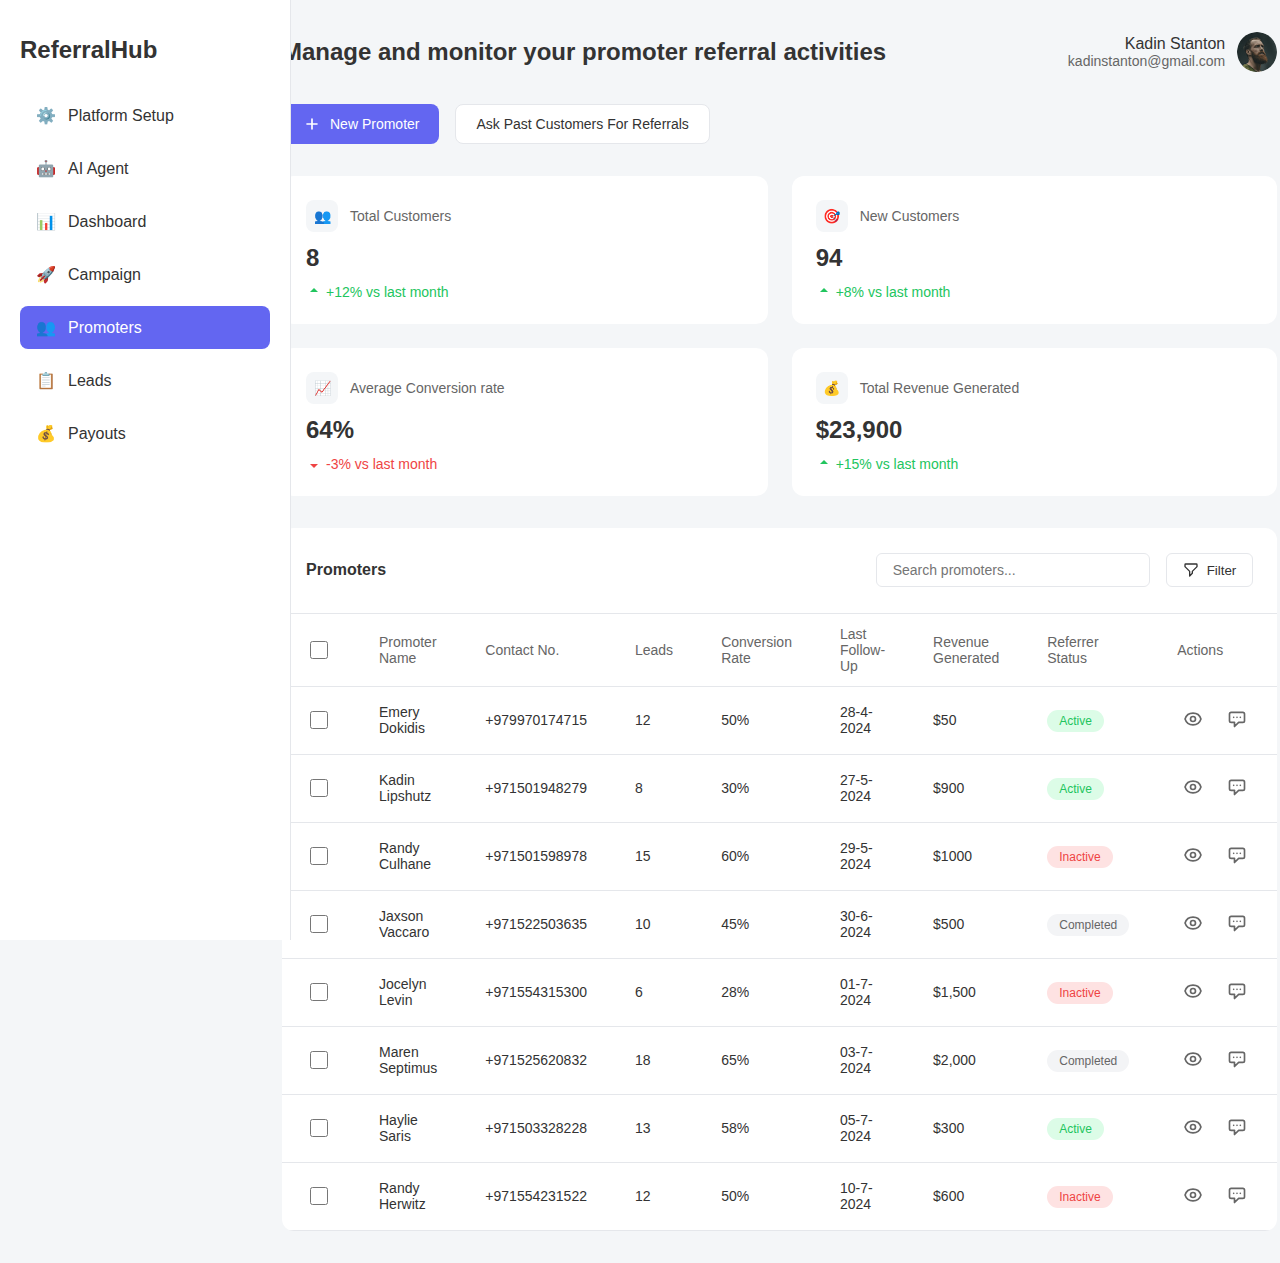
<file: Frontend/promoters.html>
<!DOCTYPE html>
<html lang="en">
<head>
    <meta charset="UTF-8">
    <meta name="viewport" content="width=device-width, initial-scale=1.0">
    <title>Manage Promoters - ReferralHub</title>
    <link href="image.png" rel="stylesheet">
    <style>
        :root {
            --primary-color: #6366f1;
            --primary-hover: #4f46e5;
            --bg-color: #f4f6f8;
            --text-color: #333;
            --border-color: #e5e7eb;
            --success-color: #22c55e;
            --warning-color: #f59e0b;
            --danger-color: #ef4444;
            --active-bg: #e0f7fa;
            --active-text: #00bcd4;
        }

        body {
            font-family: 'Inter', sans-serif;
            margin: 0;
            padding: 0;
            background-color: var(--bg-color);
            color: var(--text-color);
            display: flex;
            min-height: 100vh;
        }

        .sidebar {
            width: 250px;
            background: white;
            padding: 20px;
            border-right: 1px solid var(--border-color);
            position: fixed;
            height: 100vh;
            overflow-y: auto;
        }

        .sidebar-logo {
            font-size: 24px;
            font-weight: 600;
            color: var(--text-color);
            margin-bottom: 30px;
        }

        .sidebar-nav {
            list-style: none;
            padding: 0;
            margin: 0;
        }

        .sidebar-nav li {
            margin-bottom: 10px;
        }

        .sidebar-nav a {
            display: flex;
            align-items: center;
            padding: 12px 16px;
            text-decoration: none;
            color: var(--text-color);
            border-radius: 8px;
            font-weight: 500;
            transition: all 0.2s;
            gap: 12px;
        }

        .sidebar-nav a:hover {
            background-color: var(--bg-color);
        }

        .sidebar-nav a.active {
            background-color: var(--primary-color);
            color: white;
        }

        .sidebar-nav img {
            width: 24px;
            height: 24px;
        }

        .main-content {
            margin-left: 250px;
            flex: 1;
            padding: 32px;
        }

        .header {
            display: flex;
            justify-content: space-between;
            align-items: center;
            margin-bottom: 32px;
        }

        .page-title {
            font-size: 24px;
            font-weight: 600;
            color: var(--text-color);
            margin: 0;
        }

        .user-profile {
            display: flex;
            align-items: center;
            gap: 12px;
        }

        .user-info {
            text-align: right;
        }

        .user-name {
            font-weight: 500;
            color: var(--text-color);
        }

        .user-email {
            color: #666;
            font-size: 14px;
        }

        .user-avatar {
            width: 40px;
            height: 40px;
            border-radius: 50%;
            object-fit: cover;
        }

        .action-buttons {
            display: flex;
            gap: 16px;
            margin-bottom: 32px;
        }

        .btn {
            display: inline-flex;
            align-items: center;
            gap: 8px;
            padding: 10px 20px;
            border-radius: 8px;
            font-weight: 500;
            font-size: 14px;
            cursor: pointer;
            transition: all 0.2s;
        }

        .btn-primary {
            background: var(--primary-color);
            color: white;
            border: none;
        }

        .btn-outline {
            background: white;
            color: var(--text-color);
            border: 1px solid var(--border-color);
        }

        .btn:hover {
            opacity: 0.9;
            transform: translateY(-1px);
        }

        .metrics {
            display: grid;
            grid-template-columns: repeat(4, 1fr);
            gap: 24px;
            margin-bottom: 32px;
        }

        .metric-card {
            background: white;
            border-radius: 12px;
            padding: 24px;
            display: flex;
            flex-direction: column;
            gap: 12px;
        }

        .metric-header {
            display: flex;
            align-items: center;
            gap: 12px;
            color: #666;
            font-size: 14px;
        }

        .metric-icon {
            width: 32px;
            height: 32px;
            border-radius: 8px;
            display: flex;
            align-items: center;
            justify-content: center;
            background: var(--bg-color);
        }

        .metric-value {
            font-size: 24px;
            font-weight: 600;
            color: var(--text-color);
        }

        .metric-trend {
            display: flex;
            align-items: center;
            gap: 4px;
            font-size: 14px;
        }

        .trend-up {
            color: var(--success-color);
        }

        .trend-down {
            color: var(--danger-color);
        }

        .table-container {
            background: white;
            border-radius: 12px;
            overflow: hidden;
        }

        .table-header {
            display: flex;
            justify-content: space-between;
            align-items: center;
            padding: 20px 24px;
            border-bottom: 1px solid var(--border-color);
        }

        .table-title {
            font-weight: 600;
            font-size: 16px;
        }

        .search-filter {
            display: flex;
            gap: 16px;
        }

        .search-input {
            padding: 8px 16px;
            border: 1px solid var(--border-color);
            border-radius: 6px;
            font-size: 14px;
            width: 240px;
        }

        .filter-btn {
            display: flex;
            align-items: center;
            gap: 8px;
            padding: 8px 16px;
            border: 1px solid var(--border-color);
            border-radius: 6px;
            background: white;
            color: var(--text-color);
            cursor: pointer;
        }

        table {
            width: 100%;
            border-collapse: collapse;
        }

        th {
            text-align: left;
            padding: 12px 24px;
            font-weight: 500;
            color: #666;
            border-bottom: 1px solid var(--border-color);
            font-size: 14px;
        }

        td {
            padding: 16px 24px;
            border-bottom: 1px solid var(--border-color);
            font-size: 14px;
        }

        tr:hover {
            background-color: var(--bg-color);
        }

        .checkbox {
            width: 18px;
            height: 18px;
            border-radius: 4px;
            border: 1px solid var(--border-color);
            cursor: pointer;
        }

        .status-badge {
            padding: 4px 12px;
            border-radius: 20px;
            font-size: 12px;
            font-weight: 500;
        }

        .status-active {
            background-color: #dcfce7;
            color: var(--success-color);
        }

        .status-inactive {
            background-color: #fee2e2;
            color: var(--danger-color);
        }

        .status-completed {
            background-color: #f3f4f6;
            color: #666;
        }

        .action-icons {
            display: flex;
            gap: 12px;
        }

        .action-btn {
            padding: 6px;
            border-radius: 6px;
            border: none;
            background: none;
            cursor: pointer;
            color: #666;
            transition: all 0.2s;
        }

        .action-btn:hover {
            background-color: var(--bg-color);
            color: var(--text-color);
        }

        @media (max-width: 1280px) {
            .metrics {
                grid-template-columns: repeat(2, 1fr);
            }
        }

        @media (max-width: 768px) {
            .sidebar {
                display: none;
            }
            .main-content {
                margin-left: 0;
            }
            .metrics {
                grid-template-columns: 1fr;
            }
            .table-container {
                overflow-x: auto;
            }
        }
    </style>
</head>
<body>
    <div class="sidebar">
        <h1 class="sidebar-logo">ReferralHub</h1>
        <nav>
            <ul class="sidebar-nav">
                <li>
                    <a href="platform.html"><span>⚙️</span> Platform Setup</a>
                 
                </li>
                <li>
                    <a href="setupai.html"><span>🤖</span> AI Agent</a>
                </li>
                <li>
                    <a href="dash.html"><span>📊</span> Dashboard</a>
                </li>
                <li>
                    <a href="campaign.html"><span>🚀</span> Campaign</a>
                </li>
                <li>
                    <a href="promoters.html" class="active"><span>👥</span> Promoters</a>
                </li>
                <li>
                    <a href="leads.html"><span>📋</span> Leads</a>
                </li>
                <li>
                    <a href="payouts.html"><span>💰</span> Payouts</a>
                </li>
            </ul>
        </nav>
    </div>

    <main class="main-content">
        <header class="header">
            <h1 class="page-title">Manage and monitor your promoter referral activities</h1>
            <div class="user-profile">
                <div class="user-info">
                    <div class="user-name">Kadin Stanton</div>
                    <div class="user-email">kadinstanton@gmail.com</div>
                </div>
                <img src="assets/image.png" alt="User Avatar" class="user-avatar">
            </div>
        </header>

        <div class="action-buttons">
            <button class="btn btn-primary">
                <svg width="20" height="20" fill="none" stroke="currentColor" viewBox="0 0 24 24">
                    <path stroke-linecap="round" stroke-linejoin="round" stroke-width="2" d="M12 6v6m0 0v6m0-6h6m-6 0H6"/>
                </svg>
                New Promoter
            </button>
            <button class="btn btn-outline">
                Ask Past Customers For Referrals
            </button>
        </div>

        <div class="metrics">
            <div class="metric-card">
                <div class="metric-header">
                    <div class="metric-icon">👥</div>
                    <span>Total Customers</span>
                </div>
                <div class="metric-value">8</div>
                <div class="metric-trend trend-up">
                    <svg width="16" height="16" fill="currentColor" viewBox="0 0 16 16">
                        <path d="M8 4l4 4H4z"/>
                    </svg>
                    +12% vs last month
                </div>
            </div>
            <div class="metric-card">
                <div class="metric-header">
                    <div class="metric-icon">🎯</div>
                    <span>New Customers</span>
                </div>
                <div class="metric-value">94</div>
                <div class="metric-trend trend-up">
                    <svg width="16" height="16" fill="currentColor" viewBox="0 0 16 16">
                        <path d="M8 4l4 4H4z"/>
                    </svg>
                    +8% vs last month
                </div>
            </div>
            <div class="metric-card">
                <div class="metric-header">
                    <div class="metric-icon">📈</div>
                    <span>Average Conversion rate</span>
                </div>
                <div class="metric-value">64%</div>
                <div class="metric-trend trend-down">
                    <svg width="16" height="16" fill="currentColor" viewBox="0 0 16 16">
                        <path d="M8 12l4-4H4z"/>
                    </svg>
                    -3% vs last month
                </div>
            </div>
            <div class="metric-card">
                <div class="metric-header">
                    <div class="metric-icon">💰</div>
                    <span>Total Revenue Generated</span>
                </div>
                <div class="metric-value">$23,900</div>
                <div class="metric-trend trend-up">
                    <svg width="16" height="16" fill="currentColor" viewBox="0 0 16 16">
                        <path d="M8 4l4 4H4z"/>
                    </svg>
                    +15% vs last month
                </div>
            </div>
        </div>

        <div class="table-container">
            <div class="table-header">
                <h2 class="table-title">Promoters</h2>
                <div class="search-filter">
                    <input type="text" class="search-input" placeholder="Search promoters...">
                    <button class="filter-btn">
                        <svg width="16" height="16" fill="none" stroke="currentColor" viewBox="0 0 24 24">
                            <path stroke-linecap="round" stroke-linejoin="round" stroke-width="2" d="M3 4a1 1 0 011-1h16a1 1 0 011 1v2.586a1 1 0 01-.293.707l-6.414 6.414a1 1 0 00-.293.707V17l-4 4v-6.586a1 1 0 00-.293-.707L3.293 7.293A1 1 0 013 6.586V4z"/>
                        </svg>
                        Filter
                    </button>
                </div>
            </div>
            <table>
                <thead>
                    <tr>
                        <th><input type="checkbox" class="checkbox"></th>
                        <th>Promoter Name</th>
                        <th>Contact No.</th>
                        <th>Leads</th>
                        <th>Conversion Rate</th>
                        <th>Last Follow-Up</th>
                        <th>Revenue Generated</th>
                        <th>Referrer Status</th>
                        <th>Actions</th>
                    </tr>
                </thead>
                <tbody>
                    <tr>
                        <td><input type="checkbox" class="checkbox"></td>
                        <td>Emery Dokidis</td>
                        <td>+979970174715</td>
                        <td>12</td>
                        <td>50%</td>
                        <td>28-4-2024</td>
                        <td>$50</td>
                        <td><span class="status-badge status-active">Active</span></td>
                        <td>
                            <div class="action-icons">
                                <button class="action-btn" title="View Profile">
                                    <svg width="20" height="20" fill="none" stroke="currentColor" viewBox="0 0 24 24">
                                        <path stroke-linecap="round" stroke-linejoin="round" stroke-width="2" d="M15 12a3 3 0 11-6 0 3 3 0 016 0z"/>
                                        <path stroke-linecap="round" stroke-linejoin="round" stroke-width="2" d="M2.458 12C3.732 7.943 7.523 5 12 5c4.478 0 8.268 2.943 9.542 7-1.274 4.057-5.064 7-9.542 7-4.477 0-8.268-2.943-9.542-7z"/>
                                    </svg>
                                </button>
                                <button class="action-btn" title="Send Message">
                                    <svg width="20" height="20" fill="none" stroke="currentColor" viewBox="0 0 24 24">
                                        <path stroke-linecap="round" stroke-linejoin="round" stroke-width="2" d="M8 10h.01M12 10h.01M16 10h.01M9 16H5a2 2 0 01-2-2V6a2 2 0 012-2h14a2 2 0 012 2v8a2 2 0 01-2 2h-5l-5 5v-5z"/>
                                    </svg>
                                </button>
                            </div>
                        </td>
                    </tr>
                    <tr>
                        <td><input type="checkbox" class="checkbox"></td>
                        <td>Kadin Lipshutz</td>
                        <td>+971501948279</td>
                        <td>8</td>
                        <td>30%</td>
                        <td>27-5-2024</td>
                        <td>$900</td>
                        <td><span class="status-badge status-active">Active</span></td>
                        <td>
                            <div class="action-icons">
                                <button class="action-btn" title="View Profile">
                                    <svg width="20" height="20" fill="none" stroke="currentColor" viewBox="0 0 24 24">
                                        <path stroke-linecap="round" stroke-linejoin="round" stroke-width="2" d="M15 12a3 3 0 11-6 0 3 3 0 016 0z"/>
                                        <path stroke-linecap="round" stroke-linejoin="round" stroke-width="2" d="M2.458 12C3.732 7.943 7.523 5 12 5c4.478 0 8.268 2.943 9.542 7-1.274 4.057-5.064 7-9.542 7-4.477 0-8.268-2.943-9.542-7z"/>
                                    </svg>
                                </button>
                                <button class="action-btn" title="Send Message">
                                    <svg width="20" height="20" fill="none" stroke="currentColor" viewBox="0 0 24 24">
                                        <path stroke-linecap="round" stroke-linejoin="round" stroke-width="2" d="M8 10h.01M12 10h.01M16 10h.01M9 16H5a2 2 0 01-2-2V6a2 2 0 012-2h14a2 2 0 012 2v8a2 2 0 01-2 2h-5l-5 5v-5z"/>
                                    </svg>
                                </button>
                            </div>
                        </td>
                    </tr>
                    <tr>
                        <td><input type="checkbox" class="checkbox"></td>
                        <td>Randy Culhane</td>
                        <td>+971501598978</td>
                        <td>15</td>
                        <td>60%</td>
                        <td>29-5-2024</td>
                        <td>$1000</td>
                        <td><span class="status-badge status-inactive">Inactive</span></td>
                        <td>
                            <div class="action-icons">
                                <button class="action-btn" title="View Profile">
                                    <svg width="20" height="20" fill="none" stroke="currentColor" viewBox="0 0 24 24">
                                        <path stroke-linecap="round" stroke-linejoin="round" stroke-width="2" d="M15 12a3 3 0 11-6 0 3 3 0 016 0z"/>
                                        <path stroke-linecap="round" stroke-linejoin="round" stroke-width="2" d="M2.458 12C3.732 7.943 7.523 5 12 5c4.478 0 8.268 2.943 9.542 7-1.274 4.057-5.064 7-9.542 7-4.477 0-8.268-2.943-9.542-7z"/>
                                    </svg>
                                </button>
                                <button class="action-btn" title="Send Message">
                                    <svg width="20" height="20" fill="none" stroke="currentColor" viewBox="0 0 24 24">
                                        <path stroke-linecap="round" stroke-linejoin="round" stroke-width="2" d="M8 10h.01M12 10h.01M16 10h.01M9 16H5a2 2 0 01-2-2V6a2 2 0 012-2h14a2 2 0 012 2v8a2 2 0 01-2 2h-5l-5 5v-5z"/>
                                    </svg>
                                </button>
                            </div>
                        </td>
                    </tr>
                    <tr>
                        <td><input type="checkbox" class="checkbox"></td>
                        <td>Jaxson Vaccaro</td>
                        <td>+971522503635</td>
                        <td>10</td>
                        <td>45%</td>
                        <td>30-6-2024</td>
                        <td>$500</td>
                        <td><span class="status-badge status-completed">Completed</span></td>
                        <td>
                            <div class="action-icons">
                                <button class="action-btn" title="View Profile">
                                    <svg width="20" height="20" fill="none" stroke="currentColor" viewBox="0 0 24 24">
                                        <path stroke-linecap="round" stroke-linejoin="round" stroke-width="2" d="M15 12a3 3 0 11-6 0 3 3 0 016 0z"/>
                                        <path stroke-linecap="round" stroke-linejoin="round" stroke-width="2" d="M2.458 12C3.732 7.943 7.523 5 12 5c4.478 0 8.268 2.943 9.542 7-1.274 4.057-5.064 7-9.542 7-4.477 0-8.268-2.943-9.542-7z"/>
                                    </svg>
                                </button>
                                <button class="action-btn" title="Send Message">
                                    <svg width="20" height="20" fill="none" stroke="currentColor" viewBox="0 0 24 24">
                                        <path stroke-linecap="round" stroke-linejoin="round" stroke-width="2" d="M8 10h.01M12 10h.01M16 10h.01M9 16H5a2 2 0 01-2-2V6a2 2 0 012-2h14a2 2 0 012 2v8a2 2 0 01-2 2h-5l-5 5v-5z"/>
                                    </svg>
                                </button>
                            </div>
                        </td>
                    </tr>
                    <tr>
                        <td><input type="checkbox" class="checkbox"></td>
                        <td>Jocelyn Levin</td>
                        <td>+971554315300</td>
                        <td>6</td>
                        <td>28%</td>
                        <td>01-7-2024</td>
                        <td>$1,500</td>
                        <td><span class="status-badge status-inactive">Inactive</span></td>
                        <td>
                            <div class="action-icons">
                                <button class="action-btn" title="View Profile">
                                    <svg width="20" height="20" fill="none" stroke="currentColor" viewBox="0 0 24 24">
                                        <path stroke-linecap="round" stroke-linejoin="round" stroke-width="2" d="M15 12a3 3 0 11-6 0 3 3 0 016 0z"/>
                                        <path stroke-linecap="round" stroke-linejoin="round" stroke-width="2" d="M2.458 12C3.732 7.943 7.523 5 12 5c4.478 0 8.268 2.943 9.542 7-1.274 4.057-5.064 7-9.542 7-4.477 0-8.268-2.943-9.542-7z"/>
                                    </svg>
                                </button>
                                <button class="action-btn" title="Send Message">
                                    <svg width="20" height="20" fill="none" stroke="currentColor" viewBox="0 0 24 24">
                                        <path stroke-linecap="round" stroke-linejoin="round" stroke-width="2" d="M8 10h.01M12 10h.01M16 10h.01M9 16H5a2 2 0 01-2-2V6a2 2 0 012-2h14a2 2 0 012 2v8a2 2 0 01-2 2h-5l-5 5v-5z"/>
                                    </svg>
                                </button>
                            </div>
                        </td>
                    </tr>
                    <tr>
                        <td><input type="checkbox" class="checkbox"></td>
                        <td>Maren Septimus</td>
                        <td>+971525620832</td>
                        <td>18</td>
                        <td>65%</td>
                        <td>03-7-2024</td>
                        <td>$2,000</td>
                        <td><span class="status-badge status-completed">Completed</span></td>
                        <td>
                            <div class="action-icons">
                                <button class="action-btn" title="View Profile">
                                    <svg width="20" height="20" fill="none" stroke="currentColor" viewBox="0 0 24 24">
                                        <path stroke-linecap="round" stroke-linejoin="round" stroke-width="2" d="M15 12a3 3 0 11-6 0 3 3 0 016 0z"/>
                                        <path stroke-linecap="round" stroke-linejoin="round" stroke-width="2" d="M2.458 12C3.732 7.943 7.523 5 12 5c4.478 0 8.268 2.943 9.542 7-1.274 4.057-5.064 7-9.542 7-4.477 0-8.268-2.943-9.542-7z"/>
                                    </svg>
                                </button>
                                <button class="action-btn" title="Send Message">
                                    <svg width="20" height="20" fill="none" stroke="currentColor" viewBox="0 0 24 24">
                                        <path stroke-linecap="round" stroke-linejoin="round" stroke-width="2" d="M8 10h.01M12 10h.01M16 10h.01M9 16H5a2 2 0 01-2-2V6a2 2 0 012-2h14a2 2 0 012 2v8a2 2 0 01-2 2h-5l-5 5v-5z"/>
                                    </svg>
                                </button>
                            </div>
                        </td>
                    </tr>
                    <tr>
                        <td><input type="checkbox" class="checkbox"></td>
                        <td>Haylie Saris</td>
                        <td>+971503328228</td>
                        <td>13</td>
                        <td>58%</td>
                        <td>05-7-2024</td>
                        <td>$300</td>
                        <td><span class="status-badge status-active">Active</span></td>
                        <td>
                            <div class="action-icons">
                                <button class="action-btn" title="View Profile">
                                    <svg width="20" height="20" fill="none" stroke="currentColor" viewBox="0 0 24 24">
                                        <path stroke-linecap="round" stroke-linejoin="round" stroke-width="2" d="M15 12a3 3 0 11-6 0 3 3 0 016 0z"/>
                                        <path stroke-linecap="round" stroke-linejoin="round" stroke-width="2" d="M2.458 12C3.732 7.943 7.523 5 12 5c4.478 0 8.268 2.943 9.542 7-1.274 4.057-5.064 7-9.542 7-4.477 0-8.268-2.943-9.542-7z"/>
                                    </svg>
                                </button>
                                <button class="action-btn" title="Send Message">
                                    <svg width="20" height="20" fill="none" stroke="currentColor" viewBox="0 0 24 24">
                                        <path stroke-linecap="round" stroke-linejoin="round" stroke-width="2" d="M8 10h.01M12 10h.01M16 10h.01M9 16H5a2 2 0 01-2-2V6a2 2 0 012-2h14a2 2 0 012 2v8a2 2 0 01-2 2h-5l-5 5v-5z"/>
                                    </svg>
                                </button>
                            </div>
                        </td>
                    </tr>
                    <tr>
                        <td><input type="checkbox" class="checkbox"></td>
                        <td>Randy Herwitz</td>
                        <td>+971554231522</td>
                        <td>12</td>
                        <td>50%</td>
                        <td>10-7-2024</td>
                        <td>$600</td>
                        <td><span class="status-badge status-inactive">Inactive</span></td>
                        <td>
                            <div class="action-icons">
                                <button class="action-btn" title="View Profile">
                                    <svg width="20" height="20" fill="none" stroke="currentColor" viewBox="0 0 24 24">
                                        <path stroke-linecap="round" stroke-linejoin="round" stroke-width="2" d="M15 12a3 3 0 11-6 0 3 3 0 016 0z"/>
                                        <path stroke-linecap="round" stroke-linejoin="round" stroke-width="2" d="M2.458 12C3.732 7.943 7.523 5 12 5c4.478 0 8.268 2.943 9.542 7-1.274 4.057-5.064 7-9.542 7-4.477 0-8.268-2.943-9.542-7z"/>
                                    </svg>
                                </button>
                                <button class="action-btn" title="Send Message">
                                    <svg width="20" height="20" fill="none" stroke="currentColor" viewBox="0 0 24 24">
                                        <path stroke-linecap="round" stroke-linejoin="round" stroke-width="2" d="M8 10h.01M12 10h.01M16 10h.01M9 16H5a2 2 0 01-2-2V6a2 2 0 012-2h14a2 2 0 012 2v8a2 2 0 01-2 2h-5l-5 5v-5z"/>
                                    </svg>
                                </button>
                            </div>
                        </td>
                    </tr>
                </tbody>
            </table>
        </div>
    </main>

    <script>
        // Add interactivity for checkboxes
        const mainCheckbox = document.querySelector('thead .checkbox');
        const rowCheckboxes = document.querySelectorAll('tbody .checkbox');

        mainCheckbox.addEventListener('change', (e) => {
            rowCheckboxes.forEach(checkbox => {
                checkbox.checked = e.target.checked;
            });
        });

        // Add search functionality
        const searchInput = document.querySelector('.search-input');
        const tableRows = document.querySelectorAll('tbody tr');

        searchInput.addEventListener('input', (e) => {
            const searchTerm = e.target.value.toLowerCase();
            tableRows.forEach(row => {
                const text = row.textContent.toLowerCase();
                row.style.display = text.includes(searchTerm) ? '' : 'none';
            });
        });

        // Add click handlers for action buttons
        document.querySelectorAll('.action-btn').forEach(btn => {
            btn.addEventListener('click', (e) => {
                const action = e.currentTarget.getAttribute('title');
                const row = e.currentTarget.closest('tr');
                const promoterName = row.querySelector('td:nth-child(2)').textContent;
                
                if (action === 'View Profile') {
                    console.log(`Viewing profile of ${promoterName}`);
                    // Add profile view logic
                } else if (action === 'Send Message') {
                    console.log(`Opening message dialog for ${promoterName}`);
                    // Add message dialog logic
                }
            });
        });
    </script>
</body>
</html>
</file>
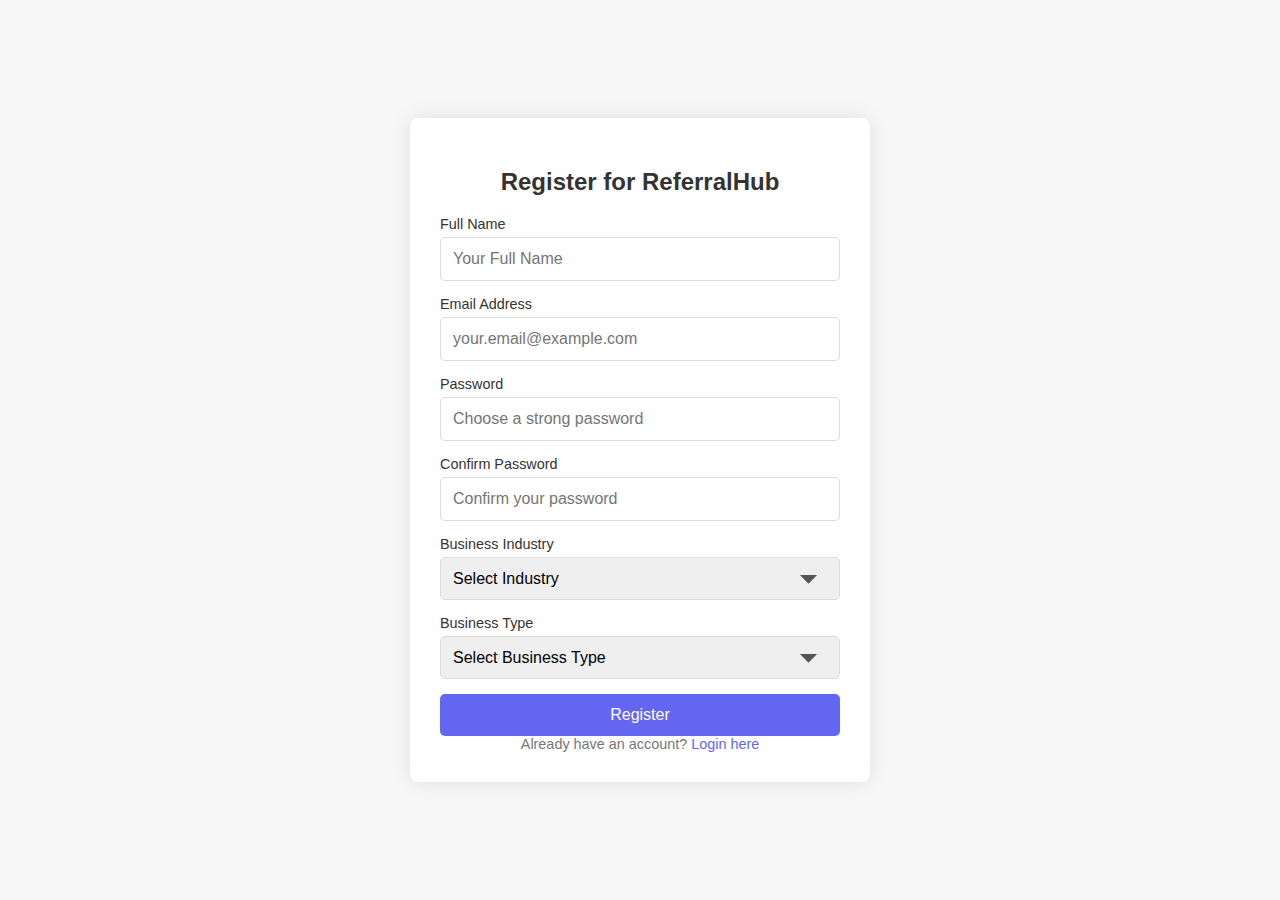
<file: Frontend/registration.html>
<!DOCTYPE html>
<html lang="en">
<head>
    <meta charset="UTF-8">
    <meta name="viewport" content="width=device-width, initial-scale=1.0">
    <title>Register for ReferralHub</title>
    <style>
        body {
            font-family: sans-serif;
            background-color: #f7f7f7;
            display: flex;
            justify-content: center;
            align-items: center;
            min-height: 100vh;
            margin: 0;
        }

        .register-container {
            background-color: #fff;
            padding: 30px;
            border-radius: 8px;
            box-shadow: 0 0 20px rgba(0, 0, 0, 0.1);
            width: 400px;
            max-width: 90%;
            text-align: center;
        }

        h2 {
            color: #333;
            margin-bottom: 20px;
        }

        label {
            text-align: left;
            display: block;
            margin-bottom: 5px;
            color: #333;
            font-size: 0.9em;
        }

        input[type="text"],
        input[type="email"],
        input[type="password"],
        select {
            padding: 12px;
            border: 1px solid #ddd;
            border-radius: 5px;
            font-size: 1em;
            width: 100%;
            margin-bottom: 15px;
            box-sizing: border-box; /* Ensure padding doesn't affect width */
        }

        select {
            appearance: none; /* Remove default arrow */
            background-image: url('data:image/svg+xml;charset=UTF-8,<svg fill="%23555" viewBox="0 0 24 24" xmlns="http://www.w3.org/2000/svg"><path d="M7 10l5 5 5-5z"/></svg>');
            background-repeat: no-repeat;
            background-position: right 10px top 50%;
            padding-right: 30px; /* Make space for the arrow */
        }

       
        button {
            background-color: #6366f1;
            color: #ffffff;
            padding: 12px 15px;
            border: none;
            border-radius: 5px;
            cursor: pointer;
            font-size: 1em;
            width: 100%;
            text-decoration: none;
            transition: background-color 0.3s ease;
        }
        
        button:hover {
            background-color: #4f46e5;
            color: #ffffff;
            text-decoration: none;
        }
        button a {
            color: #ffffff;
            text-decoration: none;
        }
        
        button a:hover {
            color: #ffffff;
            text-decoration: none;
        }

        .login-link {
            font-size: 0.9em;
            color: #777;
        }

        .login-link a {
            color: #6366f1;
            text-decoration: none;
        }

        .login-link a:hover {
            text-decoration: underline;
        }
    </style>
</head>
<body>
    <div class="register-container">
        <h2>Register for ReferralHub</h2>
        <form>
            <label for="name">Full Name</label>
            <input type="text" id="name" placeholder="Your Full Name">

            <label for="email">Email Address</label>
            <input type="email" id="email" placeholder="your.email@example.com">

            <label for="password">Password</label>
            <input type="password" id="password" placeholder="Choose a strong password">

            <label for="confirm-password">Confirm Password</label>
            <input type="password" id="confirm-password" placeholder="Confirm your password">

            <label for="business-industry">Business Industry</label>
            <select id="business-industry" name="business_industry">
                <option value="" disabled selected>Select Industry</option>
                <option value="e-commerce">E-commerce</option>
                <option value="saas">SaaS / Software</option>
                <option value="healthcare">Healthcare</option>
                <option value="fitness-wellness">Fitness & Wellness</option>
            </select>

            <label for="business-type">Business Type</label>
            <select id="business-type" name="business_type">
                <option value="" disabled selected>Select Business Type</option>
                <option value="b2c">B2C (Business to Consumer)</option>
                <option value="b2b">B2B (Business to Business)</option>
                <option value="d2c">D2C (Direct to Consumer)</option>
            </select>

            <button type="submit"><a href="platform.html">Register</a></button>
        </form>
        <div class="login-link">
            Already have an account? <a href="login.html">Login here</a>
        </div>
    </div>
</body>
</html>
</file>
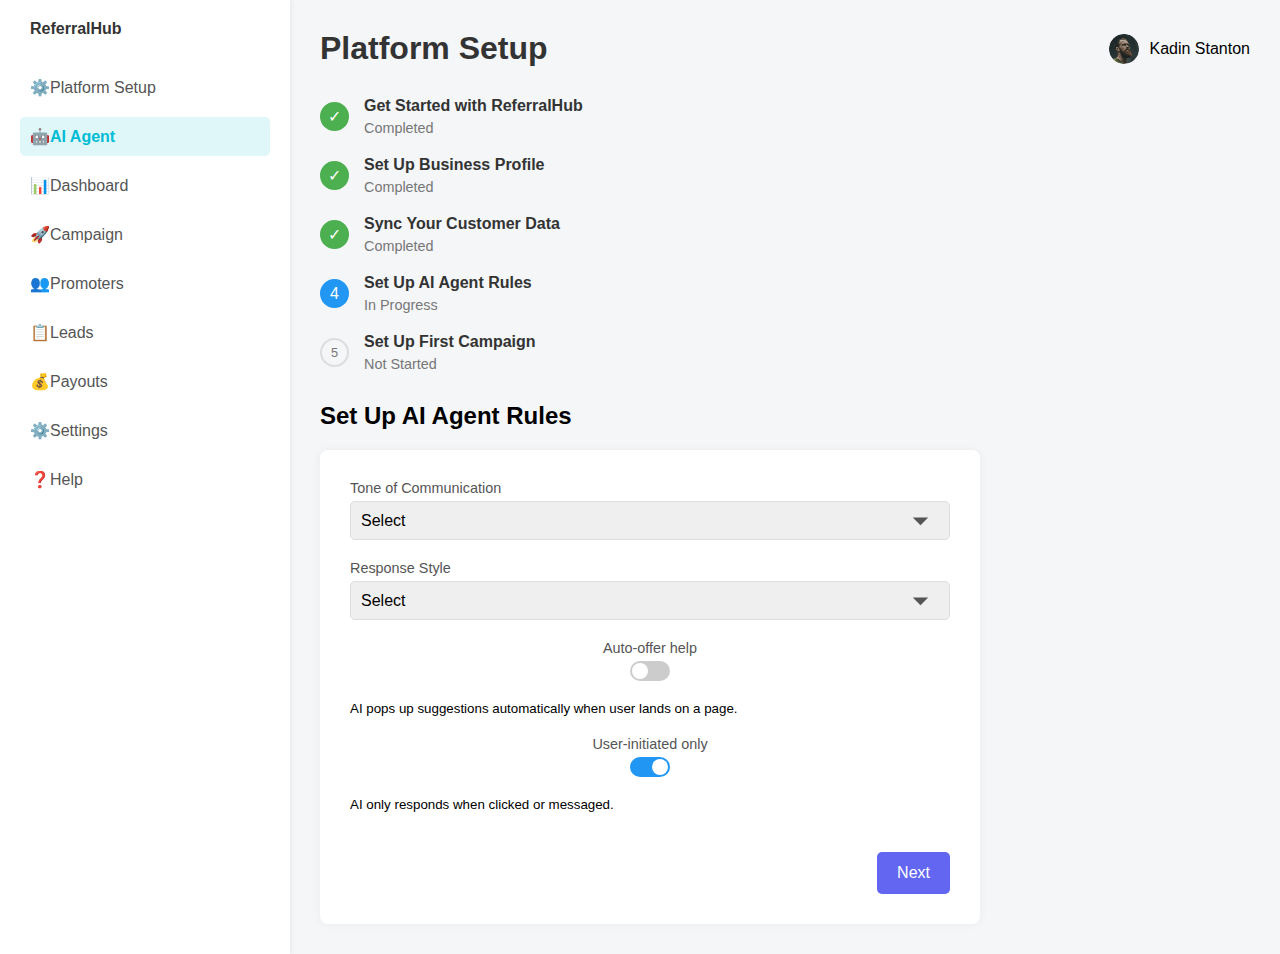
<file: Frontend/setupai.html>
<!DOCTYPE html>
<html lang="en">
<head>
    <meta charset="UTF-8">
    <meta name="viewport" content="width=device-width, initial-scale=1.0">
    <title>Set Up AI Agent Rules - ReferralHub</title>
    <style>
        body {
            font-family: sans-serif;
            margin: 0;
            padding: 0;
            background-color: #f4f6f8; /* Light background */
            display: flex;
            min-height: 100vh;
        }

        .sidebar {
            background-color: #fff;
            width: 250px;
            padding: 20px;
            box-shadow: 2px 0 5px rgba(0, 0, 0, 0.05);
            display: flex;
            flex-direction: column;
        }

        .sidebar-logo {
            margin-bottom: 30px;
            font-weight: bold;
            color: #333;
            padding-left: 10px;
        }

        .sidebar-nav {
            list-style: none;
            padding: 0;
            margin: 0;
        }

        .sidebar-nav li {
            margin-bottom: 10px;
        }

        .sidebar-nav a {
            display: flex;
            align-items: center;
            padding: 10px;
            text-decoration: none;
            color: #555;
            border-radius: 5px;
        }

        .sidebar-nav a.active {
            background-color: #e0f7fa; /* Light active color */
            color: #00bcd4; /* Active color */
            font-weight: bold;
        }

        .sidebar-nav a:hover {
            background-color: #f0f0f0;
        }

        .sidebar-nav a svg {
            margin-right: 10px; /* Space for icons */
            width: 20px;
            height: 20px;
            fill: #777;
        }

        .sidebar-nav a.active svg {
            fill: #00bcd4;
        }

        .main-content {
            flex-grow: 1;
            padding: 30px;
        }

        .header {
            display: flex;
            justify-content: space-between;
            align-items: center;
            margin-bottom: 30px;
        }

        .header-title h1 {
            margin: 0;
            color: #333;
        }

        .header-user {
            display: flex;
            align-items: center;
        }

        .header-user img {
            width: 30px;
            height: 30px;
            border-radius: 50%;
            margin-right: 10px;
            object-fit: cover;
        }

        .setup-steps {
            display: flex;
            flex-direction: column;
            gap: 20px;
            margin-bottom: 30px;
        }

        .setup-step {
            display: flex;
            align-items: center;
            gap: 15px;
        }

        .step-indicator {
            width: 25px;
            height: 25px;
            border-radius: 50%;
            border: 2px solid #ddd;
            display: flex;
            justify-content: center;
            align-items: center;
            color: #777;
            font-size: 0.8em;
        }

        .step-indicator.done {
            background-color: #4caf50;
            border-color: #4caf50;
            color: #fff;
            font-size: 1em;
        }

        .step-indicator.in-progress {
            background-color: #2196f3;
            border-color: #2196f3;
            color: #fff;
            font-size: 1em;
        }

        .step-details {
            flex-grow: 1;
        }

        .step-title {
            font-weight: bold;
            color: #333;
            margin-bottom: 5px;
        }

        .step-status {
            color: #777;
            font-size: 0.9em;
        }

        .ai-rules-form {
            background-color: #fff;
            padding: 20px;
            border-radius: 8px;
            box-shadow: 0 0 10px rgba(0, 0, 0, 0.05);
            padding: 30px;
            display: flex;
            flex-direction: column;
            gap: 20px;
            max-width: 600px;
        }

        .form-group {
            display: flex;
            flex-direction: column;
        }

        label {
            font-size: 0.9em;
            color: #555;
            margin-bottom: 5px;
        }

        select {
            padding: 10px;
            border: 1px solid #ddd;
            border-radius: 5px;
            font-size: 1em;
            box-sizing: border-box;
            appearance: none;
            background-image: url('data:image/svg+xml;charset=UTF-8,<svg fill="%23555" viewBox="0 0 24 24" xmlns="http://www.w3.org/2000/svg"><path d="M7 10l5 5 5-5z"/></svg>');
            background-repeat: no-repeat;
            background-position: right 10px top 50%;
            padding-right: 30px;
        }

        .toggle-group {
            display: flex;
            align-items: center;
            justify-content: space-between;
        }

        .toggle-label {
            font-size: 0.9em;
            color: #555;
        }

        .toggle-switch {
            position: relative;
            width: 40px;
            height: 20px;
            background-color: #ccc;
            border-radius: 10px;
            cursor: pointer;
        }

        .toggle-switch::before {
            content: '';
            position: absolute;
            width: 16px;
            height: 16px;
            background-color: #fff;
            border-radius: 50%;
            top: 2px;
            left: 2px;
            transition: transform 0.3s ease;
        }

        .toggle-switch.on {
            background-color: #2196f3;
        }

        .toggle-switch.on::before {
            transform: translateX(20px);
        }

        .next-button-container {
            display: flex;
            justify-content: flex-end;
            margin-top: 20px;
        }

        .next-button-container button {
            background-color: #6366f1; /* Placeholder color */
            color: white;
            padding: 12px 20px;
            border: none;
            border-radius: 5px;
            cursor: pointer;
            font-size: 1em;
        }

        .next-button-container button:hover {
            background-color: #4f46e5; /* Darker shade */
        }

        /* Placeholder for sidebar icons */
        .sidebar-nav a[href="platform.html"] svg { /* Replace with actual icon */ }
        .sidebar-nav a[href="setupai.html"] svg { /* Replace with actual icon */ }
        .sidebar-nav a[href="dash.html"] svg { /* Replace with actual icon */ }
        .sidebar-nav a[href="campaign.html"] svg { /* Replace with actual icon */ }
        .sidebar-nav a[href="Newpromoter.html"] svg { /* Replace with actual icon */ }
        .sidebar-nav a[href="leads.html"] svg { /* Replace with actual icon */ }
        .sidebar-nav a[href="#payouts"] svg { /* Replace with actual icon */ }
        .sidebar-nav a[href="#settings"] svg { /* Replace with actual icon */ }
        .sidebar-nav a[href="#help"] svg { /* Replace with actual icon */ }
    </style>
</head>
<body>
    <div class="sidebar">
        <div class="sidebar-logo">ReferralHub</div>
        <ul class="sidebar-nav">
            <li><a href="platform.html" class=""><span>⚙️</span> Platform Setup</a></li>
            <li><a href="setupai.html" class="active"><span>🤖</span> AI Agent</a></li>
            <li><a href="dash.html"><span>📊</span> Dashboard</a></li>
            <li><a href="campaign.html"><span>🚀</span> Campaign</a></li>
            <li><a href="Newpromoter.html"><span>👥</span> Promoters</a></li>
            <li><a href="leads.html"><span>📋</span> Leads</a></li>
            <li><a href="#"><span>💰</span> Payouts</a></li>
        </ul>
        <ul class="sidebar-nav bottom-nav">
            <li><a href="#"><span>⚙️</span> Settings</a></li>
            <li><a href="#"><span>❓</span> Help</a></li>
        </ul>
    </div>

    <div class="main-content">
        <div class="header">
            <div class="header-title"><h1>Platform Setup</h1></div>
            <div class="header-user">
                <img src="assets/image.png" alt="User Avatar"> <span>Kadin Stanton</span>
            </div>
        </div>

        <div class="setup-steps">
            <div class="setup-step done">
                <div class="step-indicator done">✓</div>
                <div class="step-details">
                    <div class="step-title">Get Started with ReferralHub</div>
                    <div class="step-status">Completed</div>
                </div>
            </div>
            <div class="setup-step done">
                <div class="step-indicator done">✓</div>
                <div class="step-details">
                    <div class="step-title">Set Up Business Profile</div>
                    <div class="step-status">Completed</div>
                </div>
            </div>
            <div class="setup-step done">
                <div class="step-indicator done">✓</div>
                <div class="step-details">
                    <div class="step-title">Sync Your Customer Data</div>
                    <div class="step-status">Completed</div>
                </div>
            </div>
            <div class="setup-step in-progress">
                <div class="step-indicator in-progress">4</div>
                <div class="step-details">
                    <div class="step-title">Set Up AI Agent Rules</div>
                    <div class="step-status">In Progress</div>
                </div>
            </div>
            <div class="setup-step">
                <div class="step-indicator">5</div>
                <div class="step-details">
                    <div class="step-title">Set Up First Campaign</div>
                    <div class="step-status">Not Started</div>
                </div>
            </div>
        </div>

        <h2>Set Up AI Agent Rules</h2>
        <form class="ai-rules-form">
            <div class="form-group">
                <label for="tone">Tone of Communication</label>
                <select id="tone">
                    <option value="" disabled selected>Select</option>
                    <option value="friendly">Friendly</option>
                    <option value="professional">Professional</option>
                    <option value="casual">Casual</option>
                </select>
            </div>
            <div class="form-group">
                <label for="response-style">Response Style</label>
                <select id="response-style">
                    <option value="" disabled selected>Select</option>
                    <option value="concise">Concise</option>
                    <option value="detailed">Detailed</option>
                    <option value="helpful">Helpful</option>
                </select>
            </div>
            <div class="form-group toggle-group">
                <label class="toggle-label" for="auto-help">Auto-offer help</label>
                <div class="toggle-switch" id="auto-help"></div>
            </div>
            <small>AI pops up suggestions automatically when user lands on a page.</small>
            <div class="form-group toggle-group">
                <label class="toggle-label" for="user-initiated">User-initiated only</label>
                <div class="toggle-switch on" id="user-initiated"></div>
            </div>
            <small>AI only responds when clicked or messaged.</small>

            <div class="next-button-container">
                <button type="submit">Next</button>
            </div>
        </form>
    </div>

    <script>
        const autoHelpToggle = document.getElementById('auto-help');
        const userInitiatedToggle = document.getElementById('user-initiated');

        autoHelpToggle.addEventListener('click', function() {
            this.classList.toggle('on');
        });

        userInitiatedToggle.addEventListener('click', function() {
            this.classList.toggle('on');
        });
    </script>
</body>
</html>
</file>
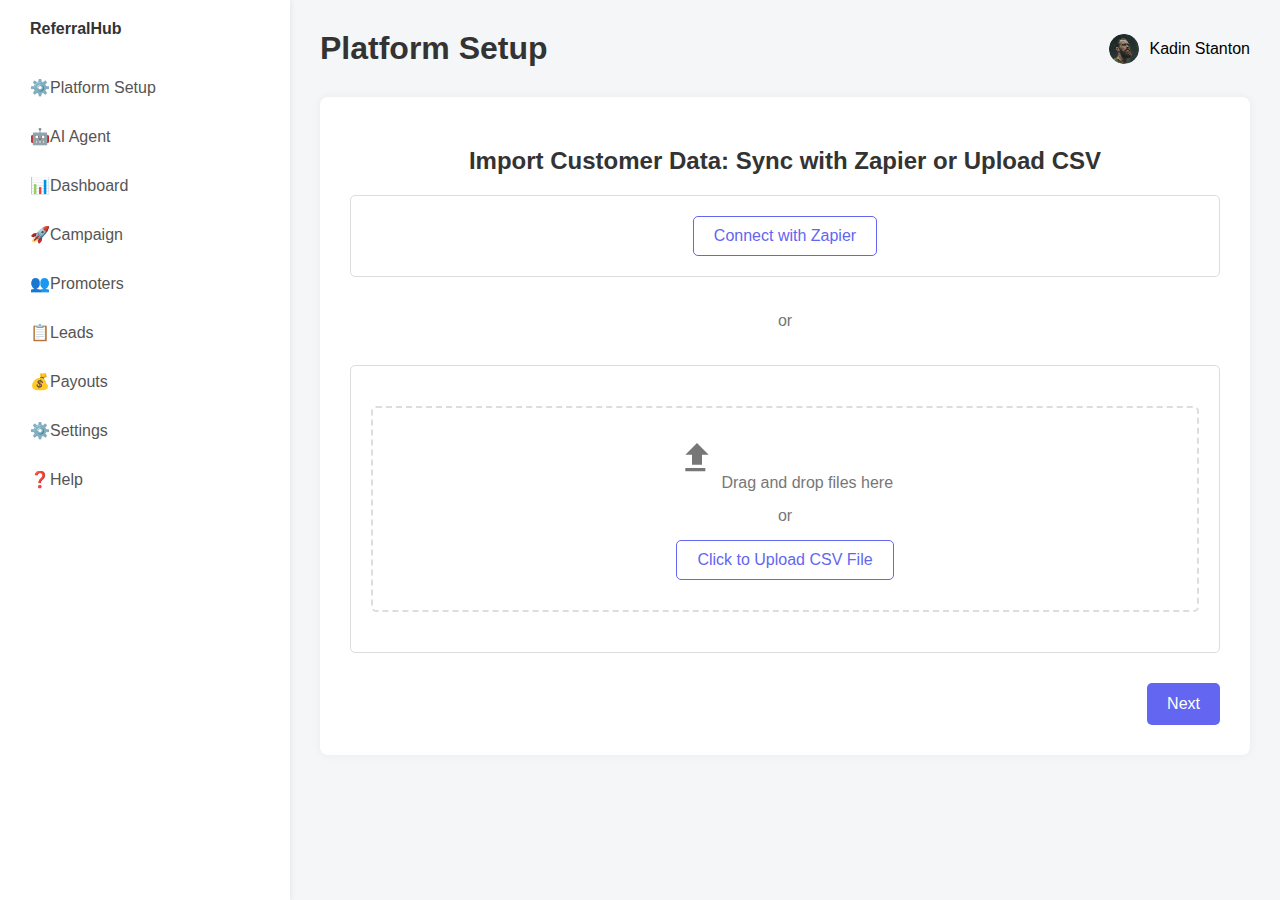
<file: Frontend/SyncCustomerData.html>
<!DOCTYPE html>
<html lang="en">
<head>
    <meta charset="UTF-8">
    <meta name="viewport" content="width=device-width, initial-scale=1.0">
    <title>Import Customer Data - ReferralHub</title>
    <style>
        body {
            font-family: sans-serif;
            margin: 0;
            padding: 0;
            background-color: #f4f6f8; /* Light background */
            display: flex;
            min-height: 100vh;
        }

        .sidebar {
            background-color: #fff;
            width: 250px;
            padding: 20px;
            box-shadow: 2px 0 5px rgba(0, 0, 0, 0.05);
            display: flex;
            flex-direction: column;
        }

        .sidebar-logo {
            margin-bottom: 30px;
            font-weight: bold;
            color: #333;
            padding-left: 10px;
        }

        .sidebar-nav {
            list-style: none;
            padding: 0;
            margin: 0;
        }

        .sidebar-nav li {
            margin-bottom: 10px;
        }

        .sidebar-nav a {
            display: flex;
            align-items: center;
            padding: 10px;
            text-decoration: none;
            color: #555;
            border-radius: 5px;
        }

        .sidebar-nav a.active {
            background-color: #e0f7fa; /* Light active color */
            color: #00bcd4; /* Active color */
            font-weight: bold;
        }

        .sidebar-nav a:hover {
            background-color: #f0f0f0;
        }

        .sidebar-nav a svg {
            margin-right: 10px; /* Space for icons */
            width: 20px;
            height: 20px;
            fill: #777;
        }

        .sidebar-nav a.active svg {
            fill: #00bcd4;
        }

        .main-content {
            flex-grow: 1;
            padding: 30px;
        }

        .header {
            display: flex;
            justify-content: space-between;
            align-items: center;
            margin-bottom: 30px;
        }

        .header-title h1 {
            margin: 0;
            color: #333;
        }

        .header-user {
            display: flex;
            align-items: center;
        }

        .header-user img {
            width: 30px;
            height: 30px;
            border-radius: 50%;
            margin-right: 10px;
            object-fit: cover;
        }

        .import-section {
            background-color: #fff;
            padding: 20px;
            border-radius: 8px;
            box-shadow: 0 0 10px rgba(0, 0, 0, 0.05);
            text-align: center;
            padding: 30px;
        }

        .import-section h2 {
            color: #333;
            margin-bottom: 20px;
        }

        .import-options {
            display: flex;
            flex-direction: column;
            gap: 20px;
            margin-bottom: 30px;
        }

        .connect-zapier,
        .upload-csv {
            border: 1px solid #ddd;
            border-radius: 5px;
            padding: 20px;
        }

        .connect-zapier button,
        .upload-csv button {
            background-color: #fff;
            color: #6366f1; /* Primary color */
            border: 1px solid #6366f1;
            padding: 10px 20px;
            border-radius: 5px;
            cursor: pointer;
            font-size: 1em;
        }

        .connect-zapier button:hover,
        .upload-csv button:hover {
            background-color: #e0f2fe; /* Light hover color */
        }

        .upload-area {
            border: 2px dashed #ddd;
            border-radius: 5px;
            padding: 30px;
            margin: 20px 0;
            color: #777;
        }

        .upload-area svg {
            width: 40px;
            height: 40px;
            fill: #777;
            margin-bottom: 10px;
        }

        .next-button-container {
            display: flex;
            justify-content: flex-end;
            margin-top: 20px;
        }

        .next-button-container button {
            background-color: #6366f1; /* Placeholder color */
            color: white;
            padding: 12px 20px;
            border: none;
            border-radius: 5px;
            cursor: pointer;
            font-size: 1em;
            text-decoration: none;
            transition: background-color 0.3s ease;
        }

        .next-button-container button:hover {
            background-color: #4f46e5; /* Darker shade */
            text-decoration: none;
            color: #ffffff;
        }

        .or-separator {
            color: #777;
            margin: 15px 0;
            text-align: center;
        }
        .next-button-container a,
        .next-button-container button a {
            text-decoration: none;
             color: #ffffff;
            }
            .next-button-container a:hover,
            .next-button-container button a:hover {
                text-decoration: none;
                color: #ffffff;
            }

        /* Placeholder for sidebar icons */
        .sidebar-nav a[href="platform.html"] svg { /* Replace with actual icon */ }
        .sidebar-nav a[href="setupai.html"] svg { /* Replace with actual icon */ }
        .sidebar-nav a[href="dash.html"] svg { /* Replace with actual icon */ }
        .sidebar-nav a[href="campaign.html"] svg { /* Replace with actual icon */ }
        .sidebar-nav a[href="Newpromoter.html"] svg { /* Replace with actual icon */ }
        .sidebar-nav a[href="leads.html"] svg { /* Replace with actual icon */ }
        .sidebar-nav a[href="#payouts"] svg { /* Replace with actual icon */ }
        .sidebar-nav a[href="#settings"] svg { /* Replace with actual icon */ }
        .sidebar-nav a[href="#help"] svg { /* Replace with actual icon */ }
    </style>
</head>
<body>
    <div class="sidebar">
        <div class="sidebar-logo">ReferralHub</div>
        <ul class="sidebar-nav">
            <li><a href="platform.html" class=""><span>⚙️</span> Platform Setup</a></li>
            <li><a href="setupai.html" class=""><span>🤖</span> AI Agent</a></li>
            <li><a href="dash.html"><span>📊</span> Dashboard</a></li>
            <li><a href="campaign.html"><span>🚀</span> Campaign</a></li>
            <li><a href="Newpromoter.html"><span>👥</span> Promoters</a></li>
            <li><a href="leads.html"><span>📋</span> Leads</a></li>
            <li><a href="#"><span>💰</span> Payouts</a></li>
        </ul>
        <ul class="sidebar-nav bottom-nav">
            <li><a href="#"><span>⚙️</span> Settings</a></li>
            <li><a href="#"><span>❓</span> Help</a></li>
        </ul>
    </div>

    <div class="main-content">
        <div class="header">
            <div class="header-title"><h1>Platform Setup</h1></div>
            <div class="header-user">
                <img src="assets/image.png" alt="User Avatar"> <span>Kadin Stanton</span>
            </div>
        </div>

        <div class="import-section">
            <h2>Import Customer Data: Sync with Zapier or Upload CSV</h2>
            <div class="import-options">
                <div class="connect-zapier">
                    <button>Connect with Zapier</button>
                </div>
                <div class="or-separator">or</div>
                <div class="upload-csv">
                    <div class="upload-area">
                        <svg viewBox="0 0 24 24"><path fill="currentColor" d="M9 16h6v-6h4l-7-7l-7 7h4v6m-4 2h12v2H5v-2Z"/></svg>
                        Drag and drop files here
                        <div class="or-separator">or</div>
                        <button>Click to Upload CSV File</button>
                    </div>
                </div>
            </div>
            <div class="next-button-container">
                <button><a href="setupai.html">Next</a></button>
            </div>
        </div>
    </div>
</body>
</html>
</file>
